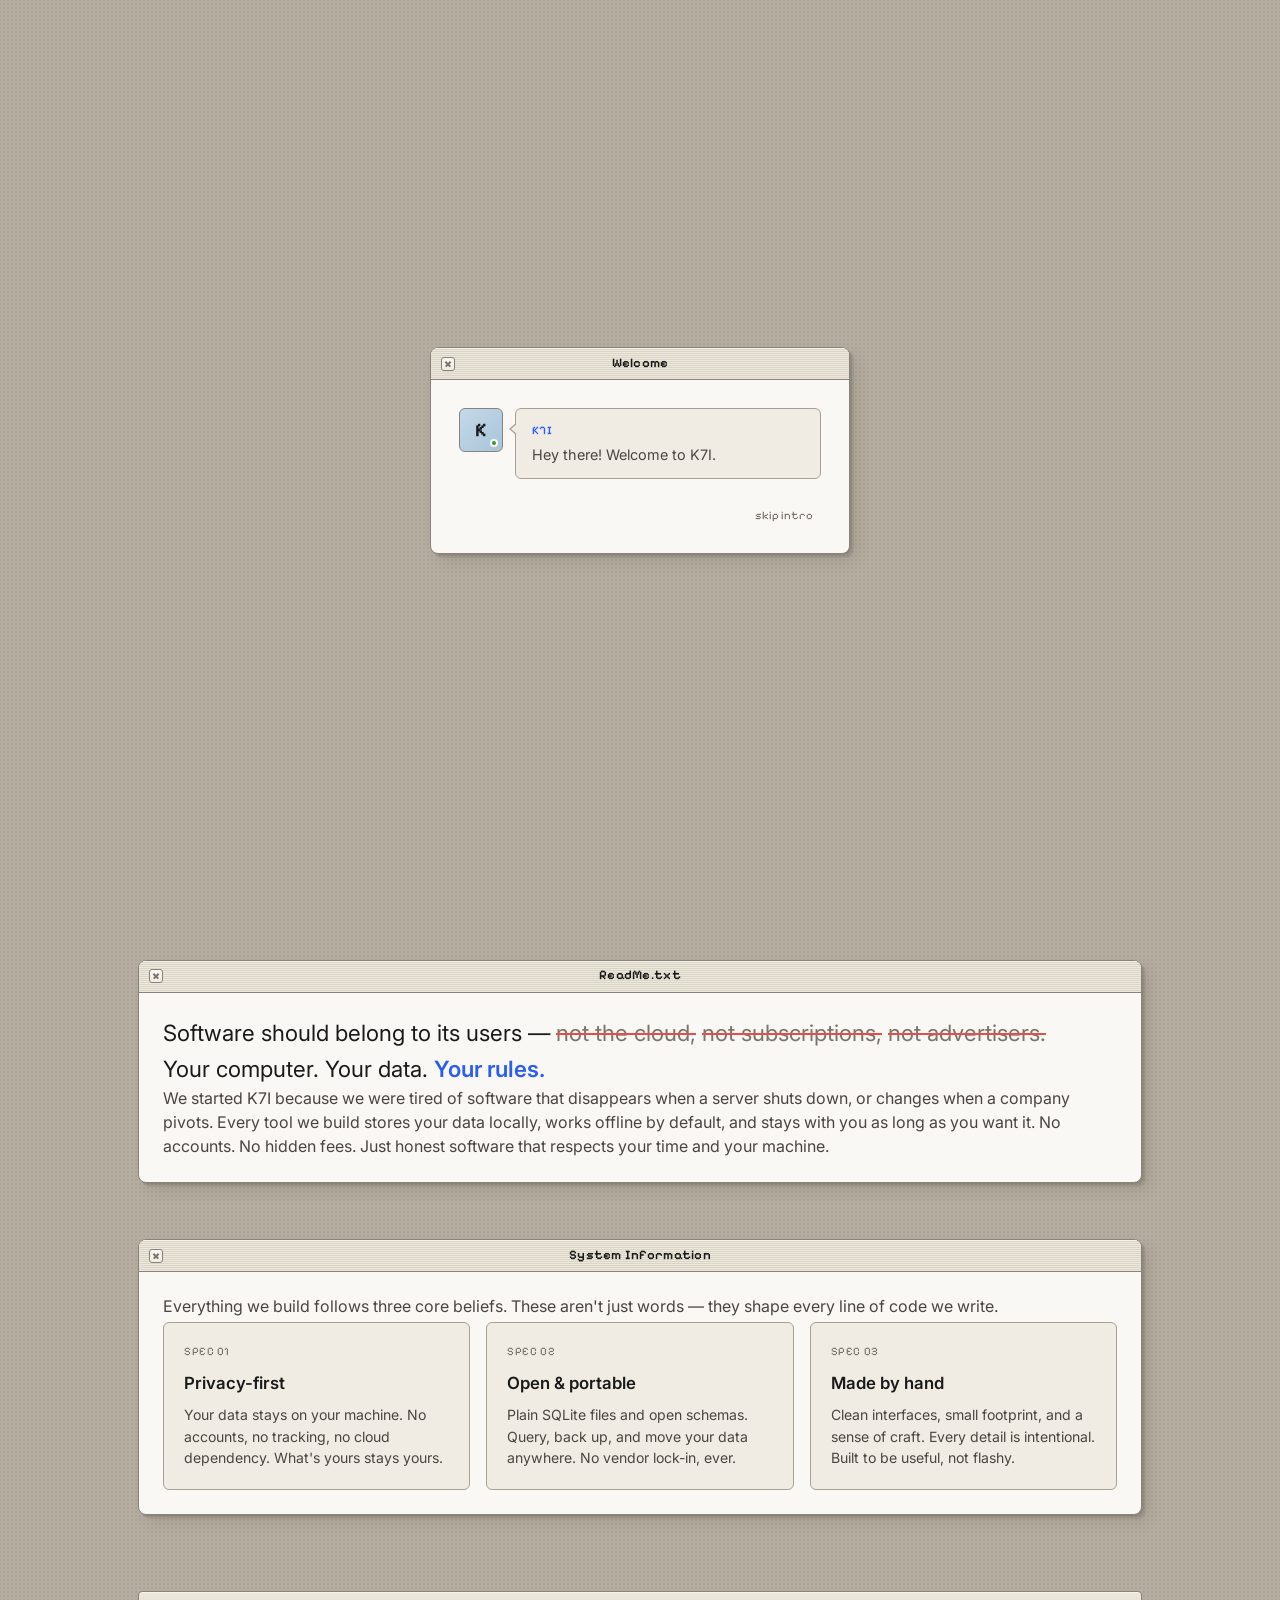
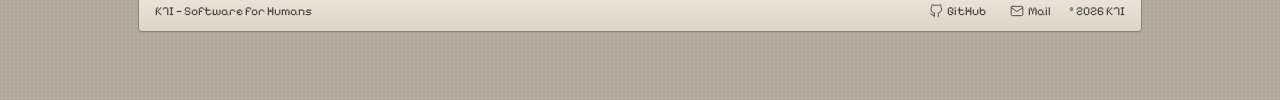
<file: index.html>
<!DOCTYPE html>
<html lang="en">
<head>
  <meta charset="UTF-8">
  <meta name="viewport" content="width=device-width, initial-scale=1.0">
  <title>K7I — Software for Humans</title>
  <link rel="icon" type="image/svg+xml" href="favicon.svg">
  <meta name="description" content="K7I builds privacy-first, local-first, artistic and lightweight software. Zero telemetry. Built to last on your own computer.">
  <meta name="author" content="K7I">
  <meta name="theme-color" content="#b8b0a4">
  <link rel="preconnect" href="https://fonts.googleapis.com">
  <link rel="preconnect" href="https://fonts.gstatic.com" crossorigin>
  <link href="https://fonts.googleapis.com/css2?family=Inter:wght@400;500;600;700&family=Pixelify+Sans:wght@400;500;600;700&display=swap" rel="stylesheet">
  <link rel="stylesheet" href="css/reset.css">
  <link rel="stylesheet" href="css/variables.css">
  <link rel="stylesheet" href="css/animations.css">
  <link rel="stylesheet" href="css/main.css">
  <link rel="stylesheet" href="css/components.css">
</head>
<body>

  <!-- Intro Cutscene -->
  <div class="cutscene-overlay" id="cutscene">
    <div class="cutscene-window">
      <div class="cutscene-titlebar">
        <span class="close-box"></span>
        <span class="titlebar-title">Welcome</span>
      </div>
      <div class="cutscene-body">
        <div class="cutscene-chat">
          <div class="cutscene-avatar">K</div>
          <div class="cutscene-speech" id="cutsceneSpeech">
            <span class="name">K7I</span>
            <span id="cutsceneText"></span>
            <span class="cutscene-typing" id="cutsceneTyping"><span></span><span></span><span></span></span>
          </div>
        </div>
        <div class="cutscene-footer">
          <button class="cutscene-skip" id="cutsceneSkip">skip intro</button>
        </div>
      </div>
    </div>
  </div>

  <!-- Menu Bar -->
  <header class="menubar" id="navbar">
    <div class="menubar-inner">
      <div class="menubar-left">
        <a href="#home" class="apple-logo" aria-label="K7I Home">K</a>
        <div class="menu-group">
          <button class="menu-item has-dropdown" type="button">File</button>
          <div class="dropdown">
            <a href="#works" class="dropdown-item">Open Work</a>
            <a href="asteria.html" class="dropdown-item">Open Asteria</a>
            <a href="noctis.html" class="dropdown-item">Open Noctis</a>
            <a href="keta.html" class="dropdown-item">Open Keta AI</a>
            <div class="dropdown-divider"></div>
            <a href="#home" class="dropdown-item">Close Window</a>
          </div>
        </div>
        <div class="menu-group">
          <button class="menu-item has-dropdown" type="button">Edit</button>
          <div class="dropdown">
            <button class="dropdown-item" type="button" onclick="document.execCommand('selectAll')">Select All</button>
            <span class="dropdown-item disabled">Copy</span>
            <span class="dropdown-item disabled">Paste</span>
          </div>
        </div>
        <a href="#works" class="menu-item">Work</a>
        <a href="#about" class="menu-item">About</a>
        <a href="#contact" class="menu-item">Contact</a>
      </div>
      <div class="menubar-right">
        <a href="https://github.com/K7Int" target="_blank" rel="noopener noreferrer" class="menu-item">GitHub</a>
        <button class="mobile-menu-btn" id="mobileMenuBtn" aria-label="Toggle Menu">
          <span></span><span></span><span></span>
        </button>
      </div>
    </div>
  </header>

  <!-- Desktop -->
  <main class="desktop">
    <div class="container">

      <!-- Top row: About window + Work folder -->
      <div class="desktop-grid section" style="padding-top:0;">

        <!-- About This Studio -->
        <div class="window hero-window reveal" id="home">
          <div class="titlebar">
            <span class="close-box"></span>
            <span class="titlebar-title">About This Studio</span>
          </div>
          <div class="window-body">
            <div class="eyebrow">Portfolio · MMXXVI</div>
            <h1 class="hero-title">K7I</h1>
            <p class="hero-subtitle">Software engineered for humans.</p>
            <p class="hero-manifesto">
              Lightweight, artistic tools that run on your own computer. No
              cloud lock-in, no telemetry, no noise — just software made to be
              used. We believe good tools should feel invisible: they get out
              of your way and let you focus on what matters.
            </p>
            <div class="hero-actions">
              <a href="#works" class="btn btn-primary">Open Work</a>
              <a href="#philosophy" class="btn">Read ReadMe</a>
            </div>
          </div>
        </div>

        <!-- Work folder -->
        <div class="window reveal reveal-delay-1" id="works">
          <div class="titlebar">
            <span class="close-box"></span>
            <span class="titlebar-title">Work</span>
          </div>
          <div class="window-body inset">
            <p class="file-grid-intro">Click a project to learn more about it.</p>
            <div class="file-grid">
              <!-- Asteria folder -->
              <a href="asteria.html" class="file-icon">
                <div class="icon"></div>
                <span class="label">Asteria</span>
              </a>
              <!-- Keta AI folder -->
              <a href="keta.html" class="file-icon">
                <div class="icon app"></div>
                <span class="label">Keta AI<br><span style="color:var(--ink-faint);">WIP</span></span>
              </a>
              <!-- Noctis folder -->
              <a href="noctis.html" class="file-icon">
                <div class="icon"></div>
                <span class="label">Noctis</span>
              </a>
              <article class="file-icon empty">
                <div class="icon"></div>
                <span class="label">Empty</span>
              </article>
            </div>
          </div>
        </div>
      </div>

      <!-- Middle row: Latest Release + System Monitor -->
      <div class="desktop-grid section" style="padding-top:0;">

        <!-- Latest Release -->
        <div class="window reveal" id="release">
          <div class="titlebar">
            <span class="close-box"></span>
            <span class="titlebar-title">Latest Release</span>
          </div>
          <div class="window-body">
            <div class="release-header">
              <div class="release-icon">A</div>
              <div>
                <div class="release-name">K7I Asteria</div>
                <div class="release-meta">v1.0.0 — MIT License</div>
              </div>
            </div>
            <p class="release-desc">
              A local-first desktop app that turns your life into a filesystem. Books, movies, trips, photos — everything is a memory file.
            </p>
            <div class="release-actions">
              <a href="asteria.html" class="btn btn-primary btn-sm">View Details</a>
              <a href="https://github.com/K7Int/k7iasteria/releases/download/v1.0.0/K7I.Asteria_1.0.0_amd64.deb" class="btn btn-sm" download>Download .deb</a>
              <a href="https://github.com/K7Int/k7iasteria/releases/download/v1.0.0/K7I.Asteria_1.0.0_x64-setup.exe" class="btn btn-sm" download>Download .exe</a>
            </div>
          </div>
        </div>

        <!-- System Monitor -->
        <div class="window reveal reveal-delay-1">
          <div class="titlebar">
            <span class="close-box"></span>
            <span class="titlebar-title">System Monitor</span>
          </div>
          <div class="window-body">
            <div class="monitor">
              <div class="monitor-row">
                <span class="monitor-label">Projects</span>
                <span class="monitor-value">3</span>
              </div>
              <div class="monitor-row">
                <span class="monitor-label">Status</span>
                <span class="monitor-value status-active">Active</span>
              </div>
              <div class="monitor-row">
                <span class="monitor-label">Platform</span>
                <span class="monitor-value">Linux · macOS · Windows</span>
              </div>
              <div class="monitor-row">
                <span class="monitor-label">Stack</span>
                <span class="monitor-value">Rust + React</span>
              </div>
              <div class="monitor-row">
                <span class="monitor-label">Privacy</span>
                <span class="monitor-value status-active">100% Local</span>
              </div>
              <div class="monitor-row">
                <span class="monitor-label">Uptime</span>
                <span class="monitor-value" id="uptime">calculating...</span>
              </div>
            </div>
          </div>
        </div>

      </div>

      <!-- ReadMe — Philosophy -->
      <section class="section philosophy" id="philosophy">
        <div class="container">
          <div class="window reveal">
            <div class="titlebar">
              <span class="close-box"></span>
              <span class="titlebar-title">ReadMe.txt</span>
            </div>
            <div class="window-body">
              <blockquote class="philosophy-quote">
                Software should belong to its users —
                <span class="strike">not the cloud,</span>
                <span class="strike">not subscriptions,</span>
                <span class="strike">not advertisers.</span><br>
                Your computer. Your data.
                <span class="accent">Your rules.</span>
              </blockquote>
              <p class="philosophy-body">
                We started K7I because we were tired of software that
                disappears when a server shuts down, or changes when a
                company pivots. Every tool we build stores your data
                locally, works offline by default, and stays with you
                as long as you want it. No accounts. No hidden fees.
                Just honest software that respects your time and your machine.
              </p>
            </div>
          </div>
        </div>
      </section>

      <!-- About dialog -->
      <section class="section" id="about" style="padding-top:0;">
        <div class="container">
          <div class="window reveal">
            <div class="titlebar">
              <span class="close-box"></span>
              <span class="titlebar-title">System Information</span>
            </div>
            <div class="window-body">
              <div class="about-intro">
                <p>Everything we build follows three core beliefs. These aren't just words — they shape every line of code we write.</p>
              </div>
              <div class="about-grid">
                <div class="about-item">
                  <div class="label">Spec 01</div>
                  <div class="title">Privacy-first</div>
                  <div class="desc">Your data stays on your machine. No accounts, no tracking, no cloud dependency. What's yours stays yours.</div>
                </div>
                <div class="about-item">
                  <div class="label">Spec 02</div>
                  <div class="title">Open &amp; portable</div>
                  <div class="desc">Plain SQLite files and open schemas. Query, back up, and move your data anywhere. No vendor lock-in, ever.</div>
                </div>
                <div class="about-item">
                  <div class="label">Spec 03</div>
                  <div class="title">Made by hand</div>
                  <div class="desc">Clean interfaces, small footprint, and a sense of craft. Every detail is intentional. Built to be useful, not flashy.</div>
                </div>
              </div>
            </div>
          </div>
        </div>
      </section>

      <!-- Footer status strip -->
      <footer class="footer" id="contact">
        <div class="container">
          <div class="footer-strip reveal">
            <span>K7I — Software for Humans</span>
            <div class="right">
              <a href="https://github.com/K7Int" target="_blank" rel="noopener noreferrer" class="footer-link">
                <span data-icon="github"></span><span>GitHub</span>
              </a>
              <a href="mailto:kareemharimech7@gmail.com" class="footer-link">
                <span data-icon="mail"></span><span>Mail</span>
              </a>
              <span>&copy; 2026 K7I</span>
            </div>
          </div>
        </div>
      </footer>

    </div>
  </main>

  <!-- WIP Project Modal -->
  <div class="wip-overlay" id="wipOverlay">
    <div class="wip-window" id="wipWindow">
      <div class="titlebar">
        <span class="close-box" id="wipClose"></span>
        <span class="titlebar-title" id="wipTitlebar">Work in Progress</span>
      </div>
      <div class="window-body">
        <div class="wip-header">
          <div class="wip-badge">WIP</div>
          <h2 class="wip-name" id="wipName"></h2>
        </div>
        <p class="wip-desc" id="wipDesc"></p>
        <div class="wip-tech" id="wipTech"></div>
        <div class="wip-footer">
          <span class="wip-status">
            <span class="wip-dot"></span>
            In Development
          </span>
          <button class="btn btn-sm" id="wipDismiss">OK</button>
        </div>
      </div>
    </div>
  </div>

  <script src="assets/icons/icons.js"></script>
  <script src="js/main.js"></script>
  <script>
    /* ---- WIP Modal ---- */
    (function() {
      var overlay = document.getElementById('wipOverlay');
      var closeBtn = document.getElementById('wipClose');
      var dismissBtn = document.getElementById('wipDismiss');
      var nameEl = document.getElementById('wipName');
      var descEl = document.getElementById('wipDesc');
      var techEl = document.getElementById('wipTech');
      var titlebarEl = document.getElementById('wipTitlebar');

      var projects = {
      };

      function openWip(key) {
        var p = projects[key];
        if (!p) return;
        nameEl.textContent = p.name;
        titlebarEl.textContent = p.titlebar;
        descEl.textContent = p.desc;
        techEl.innerHTML = p.tech;
        overlay.classList.add('open');
      }

      function closeWip() {
        overlay.classList.remove('open');
      }

      document.querySelectorAll('.wip-trigger').forEach(function(btn) {
        btn.addEventListener('click', function() {
          openWip(this.getAttribute('data-wip'));
        });
      });

      closeBtn.addEventListener('click', closeWip);
      dismissBtn.addEventListener('click', closeWip);
      overlay.addEventListener('click', function(e) {
        if (e.target === overlay) closeWip();
      });
      document.addEventListener('keydown', function(e) {
        if (e.key === 'Escape') closeWip();
      });
    })();
  </script>
  <script>
    /* ---- Intro Cutscene ---- */
    (function() {
      var skip = document.getElementById('cutsceneSkip');
      var overlay = document.getElementById('cutscene');
      var textEl = document.getElementById('cutsceneText');
      var typingEl = document.getElementById('cutsceneTyping');

      var lines = [
        "Hey there! Welcome to K7I.",
        "We're a small studio that builds software for humans — not for investors.",
        "Everything runs on YOUR computer. No cloud. No accounts. No tracking.",
        "We've got Asteria, a life organizer. Noctis, coming soon. And Keta AI, our local AI engine.",
        "Everything is open-source and free. Take a look around!"
      ];

      var lineIndex = 0;
      var charIndex = 0;
      var typing = false;
      var speed = 28;
      var lineDelay = 900;
      var dismissed = false;

      function typeChar() {
        if (dismissed) return;
        if (lineIndex >= lines.length) {
          typingEl.style.display = 'none';
          return;
        }
        typing = true;
        typingEl.style.display = 'inline-flex';
        var line = lines[lineIndex];
        if (charIndex < line.length) {
          textEl.textContent += line[charIndex];
          charIndex++;
          setTimeout(typeChar, speed);
        } else {
          typing = false;
          typingEl.style.display = 'none';
          lineIndex++;
          charIndex = 0;
          if (lineIndex < lines.length) {
            setTimeout(function() {
              if (!dismissed) {
                textEl.textContent = '';
                typingEl.style.display = 'inline-flex';
                typeChar();
              }
            }, lineDelay);
          }
        }
      }

      function dismissCutscene() {
        if (dismissed) return;
        dismissed = true;
        overlay.classList.add('hidden');
        document.querySelector('.desktop').classList.add('cutscene-ready');
        setTimeout(function() {
          document.querySelectorAll('.reveal').forEach(function(el) {
            el.classList.add('active');
          });
        }, 100);
      }

      skip.addEventListener('click', dismissCutscene);

      // Auto-dismiss after all lines + buffer
      var totalChars = lines.join('').length;
      var totalTime = totalChars * speed + lines.length * lineDelay + 1200;
      setTimeout(dismissCutscene, totalTime);

      // Start typing
      setTimeout(typeChar, 800);
    })();
  </script>
  <script>
    (function() {
      var start = Date.now();
      var el = document.getElementById('uptime');
      if (!el) return;
      function pad(n) { return n < 10 ? '0' + n : n; }
      function tick() {
        var diff = Math.floor((Date.now() - start) / 1000);
        var h = Math.floor(diff / 3600);
        var m = Math.floor((diff % 3600) / 60);
        var s = diff % 60;
        el.textContent = pad(h) + ':' + pad(m) + ':' + pad(s);
        requestAnimationFrame(function() { setTimeout(tick, 1000); });
      }
      tick();
    })();
  </script>
</body>
</html>
</file>
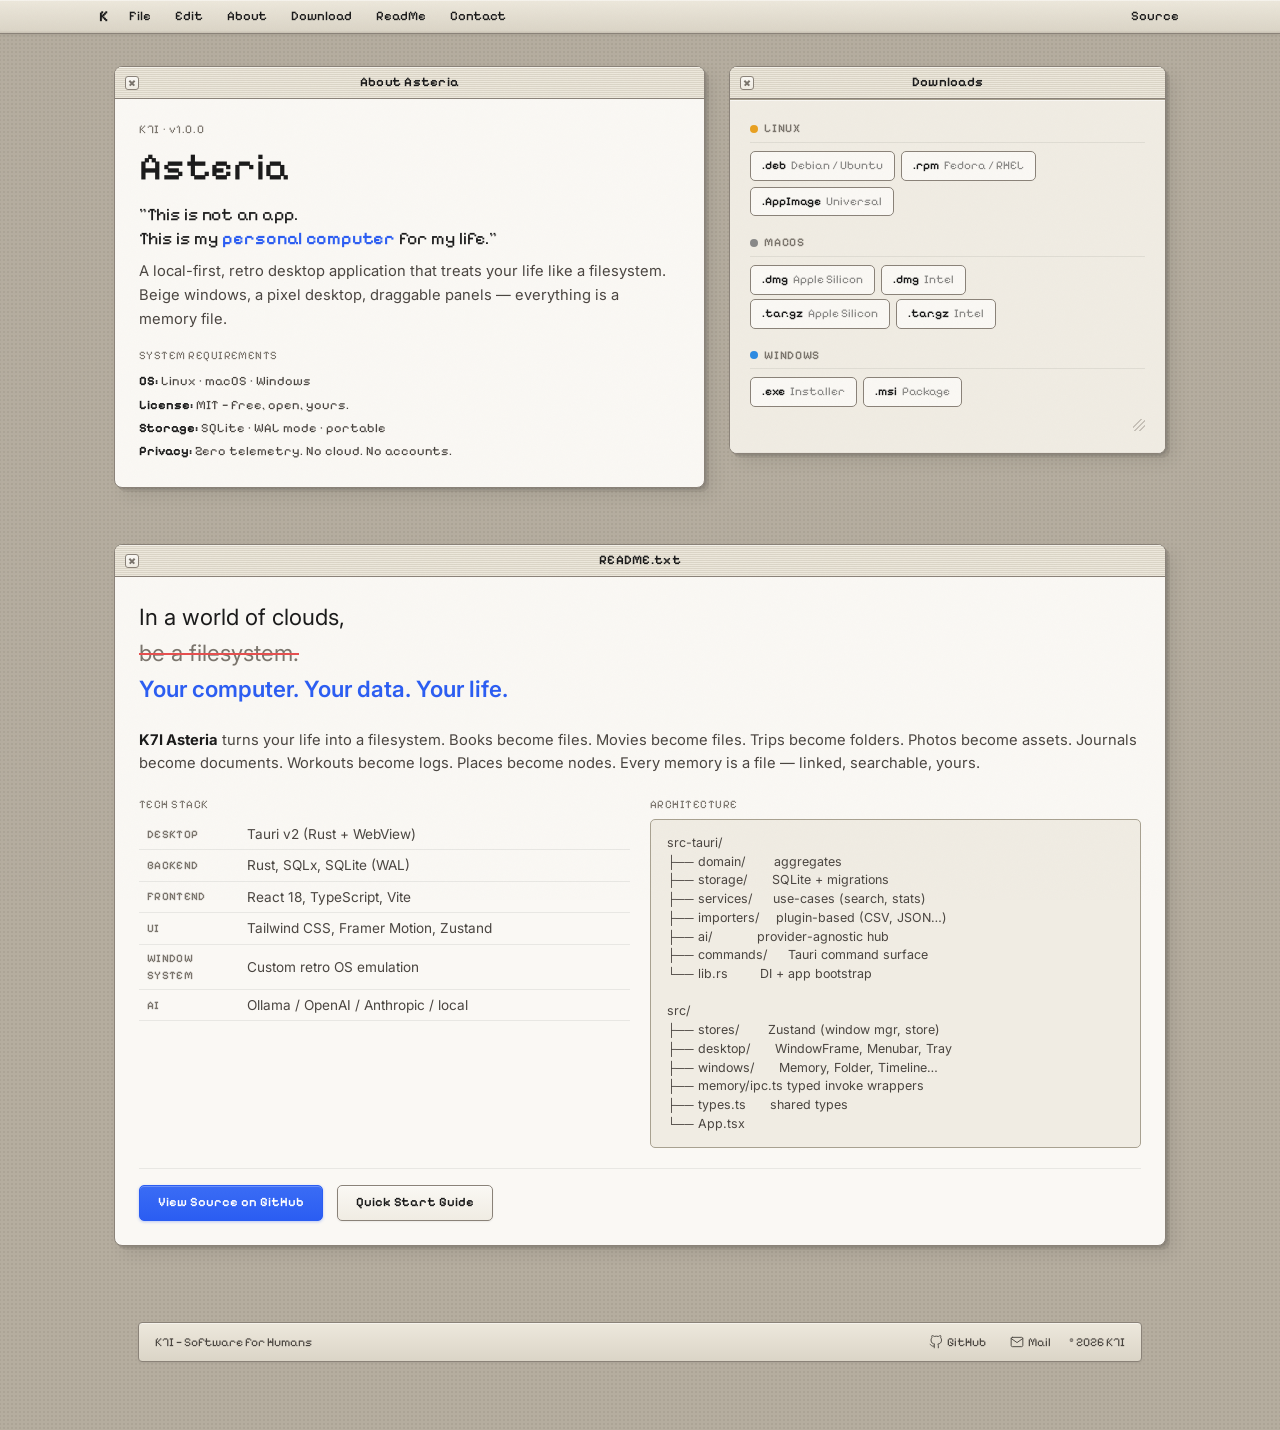
<file: asteria.html>
<!DOCTYPE html>
<html lang="en">
<head>
  <meta charset="UTF-8">
  <meta name="viewport" content="width=device-width, initial-scale=1.0">
  <title>Asteria — Your Life, As A Filesystem</title>
  <link rel="icon" type="image/svg+xml" href="favicon.svg">
  <meta name="description" content="K7I Asteria is a local-first, retro desktop application that treats your life like a filesystem.">
  <meta name="author" content="K7I">
  <meta name="theme-color" content="#b8b0a4">
  <link rel="preconnect" href="https://fonts.googleapis.com">
  <link rel="preconnect" href="https://fonts.gstatic.com" crossorigin>
  <link href="https://fonts.googleapis.com/css2?family=Inter:wght@400;500;600;700&family=Pixelify+Sans:wght@400;500;600;700&display=swap" rel="stylesheet">
  <link rel="stylesheet" href="css/reset.css">
  <link rel="stylesheet" href="css/variables.css">
  <link rel="stylesheet" href="css/animations.css">
  <link rel="stylesheet" href="css/main.css">
  <link rel="stylesheet" href="css/components.css">
  <style>
    .download-group {
      margin-bottom: 18px;
    }
    .download-group:last-child {
      margin-bottom: 0;
    }
    .download-group-title {
      font-family: var(--font-system);
      font-size: 0.74rem;
      font-weight: 600;
      color: var(--ink-faint);
      text-transform: uppercase;
      letter-spacing: 0.06em;
      margin-bottom: 8px;
      padding-bottom: 4px;
      border-bottom: 1px solid var(--line-soft);
      display: flex;
      align-items: center;
      gap: 6px;
    }
    .download-group-title .os-dot {
      display: inline-block;
      width: 8px;
      height: 8px;
      border-radius: 50%;
    }
    .dl-row {
      display: flex;
      flex-wrap: wrap;
      gap: 6px;
    }
    .dl-btn {
      display: inline-flex;
      align-items: center;
      gap: 5px;
      padding: 5px 11px;
      font-family: var(--font-system);
      font-size: 0.74rem;
      font-weight: 600;
      background: var(--window-bg);
      border: 1.5px solid var(--chrome-border);
      border-radius: 5px;
      color: var(--ink);
      transition: background var(--t-fast), color var(--t-fast), border-color var(--t-fast), transform var(--t-fast);
      white-space: nowrap;
    }
    .dl-btn:hover {
      background: var(--blue);
      border-color: var(--blue);
      color: #fff;
      transform: translateY(-1px);
    }
    .dl-btn:active {
      transform: translateY(0);
    }
    .dl-btn .ext {
      opacity: 0.5;
      font-weight: 400;
    }
    .dl-btn:hover .ext {
      opacity: 0.7;
    }
    .ast-sig {
      font-family: var(--font-system);
      font-size: 0.82rem;
      color: var(--ink-soft);
      line-height: 1.65;
    }
    .ast-sig strong {
      color: var(--ink);
    }
    .tech-stack {
      width: 100%;
      font-size: 0.85rem;
      border-collapse: collapse;
    }
    .tech-stack td {
      padding: 5px 8px;
      border-bottom: 1px solid var(--line-soft);
    }
    .tech-stack td:first-child {
      font-family: var(--font-system);
      font-weight: 600;
      color: var(--ink-faint);
      width: 100px;
      font-size: 0.72rem;
      text-transform: uppercase;
      letter-spacing: 0.03em;
    }
    .tech-stack td:last-child {
      color: var(--ink-soft);
    }
    .arch-tree {
      font-family: var(--font-body);
      font-size: 0.78rem;
      color: var(--ink-soft);
      line-height: 1.5;
      white-space: pre;
      overflow-x: auto;
      background: var(--window-inset);
      padding: 14px 16px;
      border: 1px solid var(--line);
      border-radius: 5px;
    }
    .hero-tagline {
      font-family: var(--font-system);
      font-size: 1.1rem;
      color: var(--ink);
      margin: 14px 0 10px;
      line-height: 1.35;
    }
    .hero-tagline .accent {
      color: var(--blue);
      font-weight: 600;
    }
    .spec-label {
      font-family: var(--font-system);
      font-size: 0.72rem;
      color: var(--ink-faint);
      text-transform: uppercase;
      letter-spacing: 0.04em;
      margin-top: 16px;
      margin-bottom: 6px;
    }
    .spec-line {
      font-family: var(--font-system);
      font-size: 0.8rem;
      color: var(--ink-soft);
      padding: 2px 0;
    }
    .spec-line strong {
      color: var(--ink);
    }
    .readme-grid {
      display: grid;
      grid-template-columns: 1fr 1fr;
      gap: 20px;
    }
    @media (max-width: 600px) {
      .dl-btn {
        font-size: 0.7rem;
        padding: 6px 10px;
        flex: 1 1 auto;
        justify-content: center;
      }
      .dl-btn .ext {
        display: none;
      }
      .dl-row {
        gap: 5px;
      }
      .download-group-title {
        font-size: 0.7rem;
      }
      .hero-tagline {
        font-size: 1rem;
      }
      .spec-line {
        font-size: 0.74rem;
      }
      .tech-stack {
        font-size: 0.78rem;
      }
      .tech-stack td:first-child {
        width: 80px;
        font-size: 0.66rem;
      }
      .readme-grid {
        grid-template-columns: 1fr !important;
      }
    }
    @media (max-width: 500px) {
      .dl-btn {
        font-size: 0.66rem;
        padding: 5px 8px;
      }
    }
  </style>
</head>
<body>

  <!-- Menu Bar -->
  <header class="menubar" id="navbar">
    <div class="menubar-inner">
      <div class="menubar-left">
        <a href="index.html" class="apple-logo" aria-label="K7I Home">K</a>
        <div class="menu-group">
          <button class="menu-item has-dropdown" type="button">File</button>
          <div class="dropdown">
            <a href="index.html#works" class="dropdown-item">Open Work</a>
            <a href="asteria.html" class="dropdown-item">Open Asteria</a>
            <div class="dropdown-divider"></div>
            <a href="index.html" class="dropdown-item">Close Window</a>
          </div>
        </div>
        <div class="menu-group">
          <button class="menu-item has-dropdown" type="button">Edit</button>
          <div class="dropdown">
            <button class="dropdown-item" type="button" onclick="document.execCommand('selectAll')">Select All</button>
            <span class="dropdown-item disabled">Copy</span>
            <span class="dropdown-item disabled">Paste</span>
          </div>
        </div>
        <a href="#about" class="menu-item">About</a>
        <a href="#downloads" class="menu-item">Download</a>
        <a href="#readme" class="menu-item">ReadMe</a>
        <a href="index.html#contact" class="menu-item">Contact</a>
      </div>
      <div class="menubar-right">
        <a href="https://github.com/K7Int/k7iasteria" target="_blank" rel="noopener noreferrer" class="menu-item">Source</a>
        <button class="mobile-menu-btn" id="mobileMenuBtn" aria-label="Toggle Menu">
          <span></span><span></span><span></span>
        </button>
      </div>
    </div>
  </header>

  <!-- Desktop -->
  <main class="desktop">
    <div class="container">

      <!-- Top row: About + Downloads -->
      <div class="desktop-grid section" style="padding-top:0;">

        <!-- About Asteria -->
        <div class="window reveal" id="about">
          <div class="titlebar">
            <span class="close-box"></span>
            <span class="titlebar-title">About Asteria</span>
          </div>
          <div class="window-body">
            <div class="eyebrow" style="font-family:var(--font-system);font-size:0.74rem;color:var(--ink-faint);margin-bottom:6px;">K7I · v1.0.0</div>
            <h1 style="font-size:2.4rem;margin-bottom:4px;">Asteria</h1>
            <div class="hero-tagline">
              "This is not an app.<br>This is my <span class="accent">personal computer</span> for my life."
            </div>
            <p style="font-size:0.92rem;color:var(--ink-soft);line-height:1.6;margin-bottom:0;">
              A local-first, retro desktop application that treats your life like a filesystem.
              Beige windows, a pixel desktop, draggable panels — everything is a memory file.
            </p>
            <div class="spec-label">System Requirements</div>
            <div class="spec-line"><strong>OS:</strong> Linux · macOS · Windows</div>
            <div class="spec-line"><strong>License:</strong> MIT — free, open, yours.</div>
            <div class="spec-line"><strong>Storage:</strong> SQLite · WAL mode · portable</div>
            <div class="spec-line"><strong>Privacy:</strong> Zero telemetry. No cloud. No accounts.</div>
          </div>
        </div>

        <!-- Downloads -->
        <div class="window reveal reveal-delay-1" id="downloads">
          <div class="titlebar">
            <span class="close-box"></span>
            <span class="titlebar-title">Downloads</span>
          </div>
          <div class="window-body inset" style="padding:20px 20px 22px;">

            <!-- Linux -->
            <div class="download-group">
              <div class="download-group-title"><span class="os-dot" style="background:#e8a020;"></span> Linux</div>
              <div class="dl-row">
                <a href="https://github.com/K7Int/k7iasteria/releases/download/v1.0.0/K7I.Asteria_1.0.0_amd64.deb" class="dl-btn">.deb <span class="ext">Debian / Ubuntu</span></a>
                <a href="https://github.com/K7Int/k7iasteria/releases/download/v1.0.0/K7I.Asteria-1.0.0-1.x86_64.rpm" class="dl-btn">.rpm <span class="ext">Fedora / RHEL</span></a>
                <a href="https://github.com/K7Int/k7iasteria/releases/download/v1.0.0/K7I.Asteria_1.0.0_amd64.AppImage" class="dl-btn">.AppImage <span class="ext">Universal</span></a>
              </div>
            </div>

            <!-- macOS -->
            <div class="download-group">
              <div class="download-group-title"><span class="os-dot" style="background:#888;"></span> macOS</div>
              <div class="dl-row" style="margin-bottom:4px;">
                <a href="https://github.com/K7Int/k7iasteria/releases/download/v1.0.0/K7I.Asteria_1.0.0_aarch64.dmg" class="dl-btn">.dmg <span class="ext">Apple Silicon</span></a>
                <a href="https://github.com/K7Int/k7iasteria/releases/download/v1.0.0/K7I.Asteria_1.0.0_x64.dmg" class="dl-btn">.dmg <span class="ext">Intel</span></a>
              </div>
              <div class="dl-row">
                <a href="https://github.com/K7Int/k7iasteria/releases/download/v1.0.0/K7I.Asteria_aarch64.app.tar.gz" class="dl-btn">.tar.gz <span class="ext">Apple Silicon</span></a>
                <a href="https://github.com/K7Int/k7iasteria/releases/download/v1.0.0/K7I.Asteria_x64.app.tar.gz" class="dl-btn">.tar.gz <span class="ext">Intel</span></a>
              </div>
            </div>

            <!-- Windows -->
            <div class="download-group">
              <div class="download-group-title"><span class="os-dot" style="background:#2b8ae2;"></span> Windows</div>
              <div class="dl-row">
                <a href="https://github.com/K7Int/k7iasteria/releases/download/v1.0.0/K7I.Asteria_1.0.0_x64-setup.exe" class="dl-btn">.exe <span class="ext">Installer</span></a>
                <a href="https://github.com/K7Int/k7iasteria/releases/download/v1.0.0/K7I.Asteria_1.0.0_x64_en-US.msi" class="dl-btn">.msi <span class="ext">Package</span></a>
              </div>
            </div>

          </div>
        </div>
      </div>

      <!-- ReadMe -->
      <section class="section" id="readme" style="padding-top:0;">
        <div class="window reveal">
          <div class="titlebar">
            <span class="close-box"></span>
            <span class="titlebar-title">README.txt</span>
          </div>
          <div class="window-body">

            <blockquote class="philosophy-quote" style="margin-bottom:22px;">
              In a world of clouds,<br>
              <span class="strike">be a filesystem.</span><br>
              <span class="accent">Your computer. Your data. Your life.</span>
            </blockquote>

            <p style="font-size:0.92rem;color:var(--ink-soft);line-height:1.6;margin-bottom:20px;">
              <strong style="color:var(--ink);">K7I Asteria</strong> turns your life into a filesystem.
              Books become files. Movies become files. Trips become folders. Photos become assets.
              Journals become documents. Workouts become logs. Places become nodes.
              Every memory is a file — linked, searchable, yours.
            </p>

            <div class="readme-grid">
              <div>
                <div class="spec-label" style="margin-top:0;">Tech Stack</div>
                <table class="tech-stack">
                  <tr><td>Desktop</td><td>Tauri v2 (Rust + WebView)</td></tr>
                  <tr><td>Backend</td><td>Rust, SQLx, SQLite (WAL)</td></tr>
                  <tr><td>Frontend</td><td>React 18, TypeScript, Vite</td></tr>
                  <tr><td>UI</td><td>Tailwind CSS, Framer Motion, Zustand</td></tr>
                  <tr><td>Window System</td><td>Custom retro OS emulation</td></tr>
                  <tr><td>AI</td><td>Ollama / OpenAI / Anthropic / local</td></tr>
                </table>
              </div>
              <div>
                <div class="spec-label" style="margin-top:0;">Architecture</div>
                <div class="arch-tree">src-tauri/
├── domain/       aggregates
├── storage/      SQLite + migrations
├── services/     use-cases (search, stats)
├── importers/    plugin-based (CSV, JSON…)
├── ai/           provider-agnostic hub
├── commands/     Tauri command surface
└── lib.rs        DI + app bootstrap

src/
├── stores/       Zustand (window mgr, store)
├── desktop/      WindowFrame, Menubar, Tray
├── windows/      Memory, Folder, Timeline…
├── memory/ipc.ts typed invoke wrappers
├── types.ts      shared types
└── App.tsx</div>
              </div>
            </div>

            <div style="margin-top:20px;padding-top:16px;border-top:1px solid var(--line-soft);display:flex;gap:14px;flex-wrap:wrap;">
              <a href="https://github.com/K7Int/k7iasteria" target="_blank" rel="noopener noreferrer" class="btn btn-primary" style="font-size:0.8rem;">
                View Source on GitHub
              </a>
              <a href="https://github.com/K7Int/k7iasteria#quick-start" target="_blank" rel="noopener noreferrer" class="btn" style="font-size:0.8rem;">
                Quick Start Guide
              </a>
            </div>

          </div>
        </div>
      </section>

      <!-- Footer -->
      <footer class="footer" id="contact">
        <div class="container">
          <div class="footer-strip reveal">
            <span>K7I — Software for Humans</span>
            <div class="right">
              <a href="https://github.com/K7Int" target="_blank" rel="noopener noreferrer" class="footer-link">
                <span data-icon="github"></span><span>GitHub</span>
              </a>
              <a href="mailto:kareemharimech7@gmail.com" class="footer-link">
                <span data-icon="mail"></span><span>Mail</span>
              </a>
              <span>&copy; 2026 K7I</span>
            </div>
          </div>
        </div>
      </footer>

    </div>
  </main>

  <script src="assets/icons/icons.js"></script>
  <script src="js/main.js"></script>
</body>
</html>
</file>
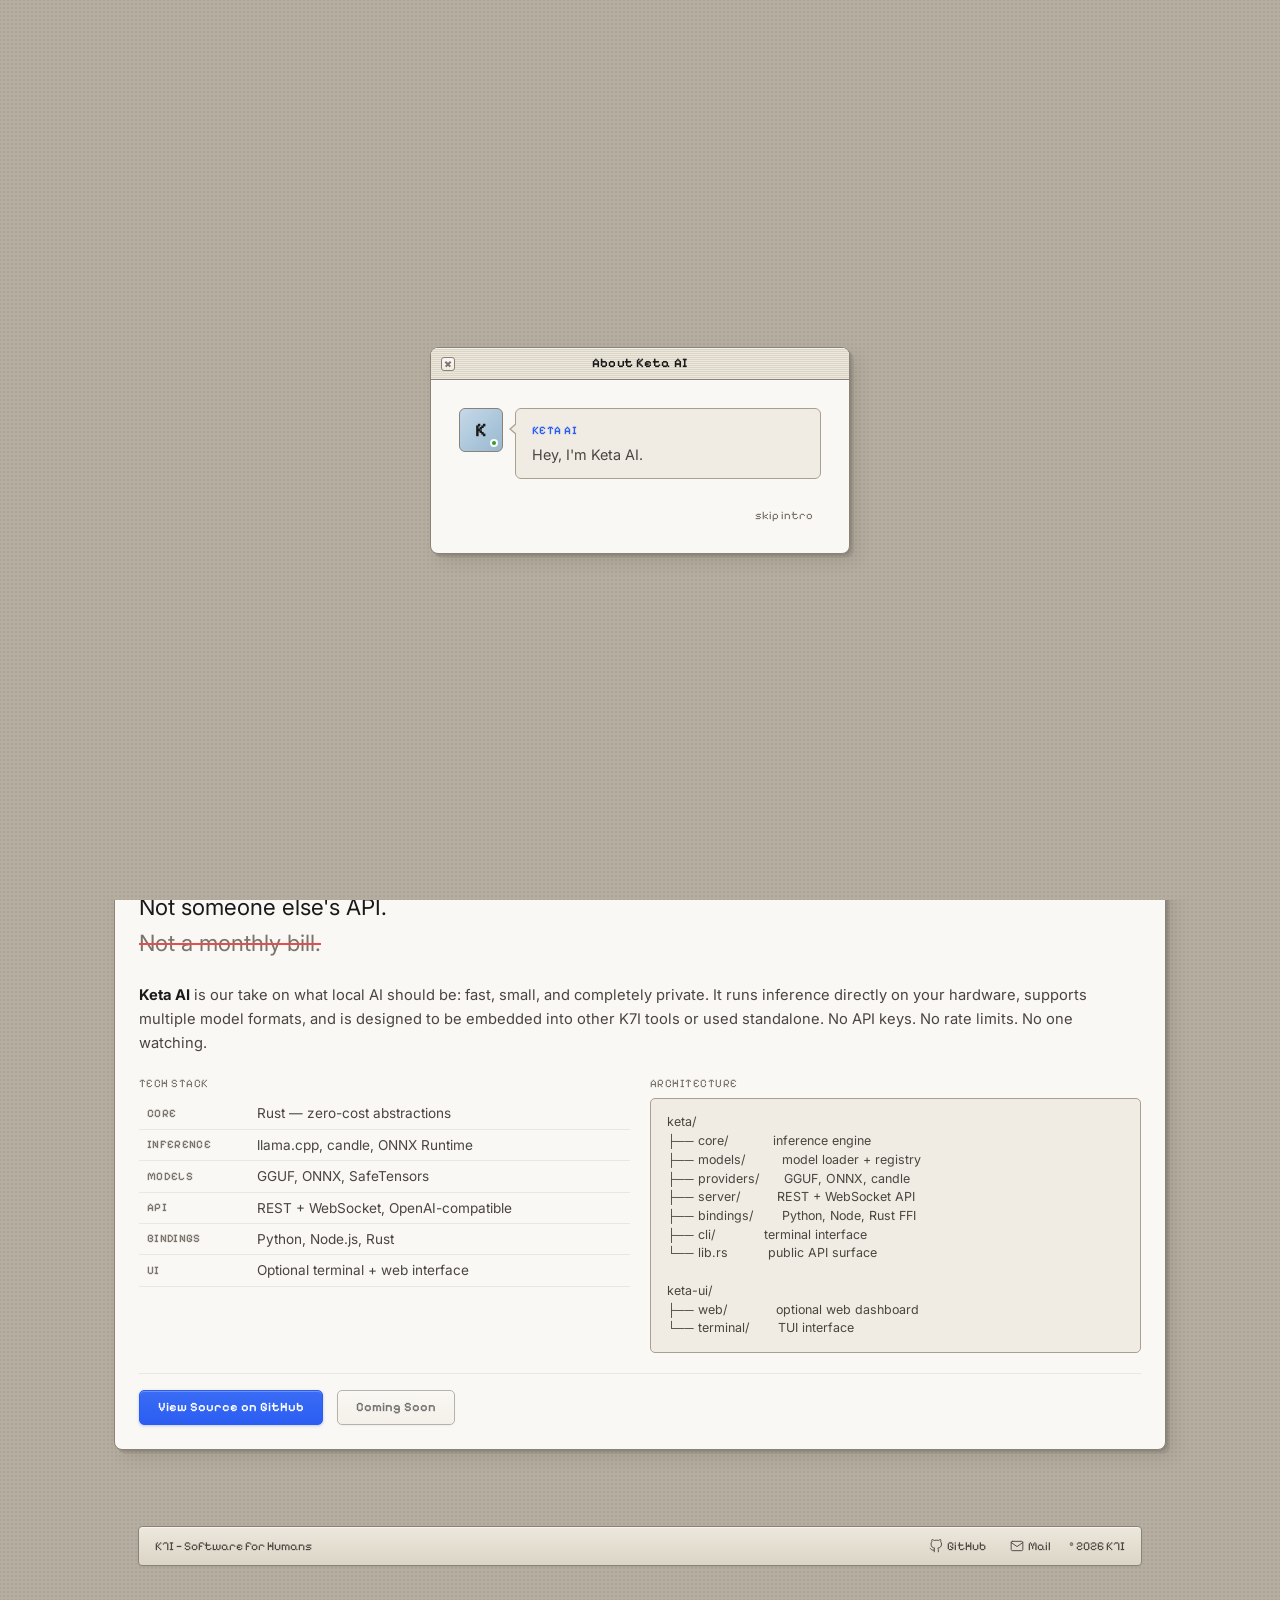
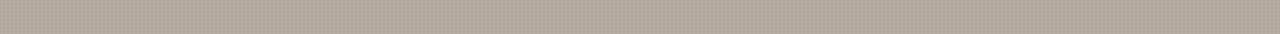
<file: keta.html>
<!DOCTYPE html>
<html lang="en">
<head>
  <meta charset="UTF-8">
  <meta name="viewport" content="width=device-width, initial-scale=1.0">
  <title>Keta AI — Private Local AI, Tuned for Performance</title>
  <link rel="icon" type="image/svg+xml" href="favicon.svg">
  <meta name="description" content="Keta AI is a private, local-first AI engine tuned for performance and size. Runs on your hardware. Zero cloud dependency.">
  <meta name="author" content="K7I">
  <meta name="theme-color" content="#b8b0a4">
  <link rel="preconnect" href="https://fonts.googleapis.com">
  <link rel="preconnect" href="https://fonts.gstatic.com" crossorigin>
  <link href="https://fonts.googleapis.com/css2?family=Inter:wght@400;500;600;700&family=Pixelify+Sans:wght@400;500;600;700&display=swap" rel="stylesheet">
  <link rel="stylesheet" href="css/reset.css">
  <link rel="stylesheet" href="css/variables.css">
  <link rel="stylesheet" href="css/animations.css">
  <link rel="stylesheet" href="css/main.css">
  <link rel="stylesheet" href="css/components.css">
  <style>
    .hero-tagline {
      font-family: var(--font-system);
      font-size: 1.1rem;
      color: var(--ink);
      margin: 14px 0 10px;
      line-height: 1.35;
    }
    .hero-tagline .accent {
      color: var(--blue);
      font-weight: 600;
    }
    .spec-label {
      font-family: var(--font-system);
      font-size: 0.72rem;
      color: var(--ink-faint);
      text-transform: uppercase;
      letter-spacing: 0.04em;
      margin-top: 16px;
      margin-bottom: 6px;
    }
    .spec-line {
      font-family: var(--font-system);
      font-size: 0.8rem;
      color: var(--ink-soft);
      padding: 2px 0;
    }
    .spec-line strong {
      color: var(--ink);
    }
    .bench-grid {
      display: grid;
      grid-template-columns: repeat(auto-fit, minmax(200px, 1fr));
      gap: 14px;
      margin-top: 16px;
    }
    .bench-card {
      background: var(--window-inset);
      border: 1px solid var(--line);
      border-radius: 6px;
      padding: 16px;
    }
    .bench-card .bench-label {
      font-family: var(--font-system);
      font-size: 0.7rem;
      color: var(--ink-faint);
      text-transform: uppercase;
      letter-spacing: 0.04em;
      margin-bottom: 6px;
    }
    .bench-card .bench-value {
      font-family: var(--font-system);
      font-size: 1.6rem;
      font-weight: 700;
      color: var(--ink);
      line-height: 1;
    }
    .bench-card .bench-unit {
      font-size: 0.75rem;
      font-weight: 400;
      color: var(--ink-faint);
      margin-left: 2px;
    }
    .bench-card .bench-note {
      font-size: 0.78rem;
      color: var(--ink-soft);
      margin-top: 6px;
    }
    .feature-list {
      list-style: none;
      padding: 0;
      margin: 16px 0 0;
    }
    .feature-list li {
      font-family: var(--font-system);
      font-size: 0.82rem;
      color: var(--ink-soft);
      padding: 6px 0;
      border-bottom: 1px solid var(--line-soft);
      display: flex;
      align-items: center;
      gap: 8px;
    }
    .feature-list li:last-child { border-bottom: none; }
    .feature-list .check {
      color: var(--green);
      font-weight: 700;
      flex-shrink: 0;
    }
    .readme-grid {
      display: grid;
      grid-template-columns: 1fr 1fr;
      gap: 20px;
    }
    .tech-stack {
      width: 100%;
      font-size: 0.85rem;
      border-collapse: collapse;
    }
    .tech-stack td {
      padding: 5px 8px;
      border-bottom: 1px solid var(--line-soft);
    }
    .tech-stack td:first-child {
      font-family: var(--font-system);
      font-weight: 600;
      color: var(--ink-faint);
      width: 110px;
      font-size: 0.72rem;
      text-transform: uppercase;
      letter-spacing: 0.03em;
    }
    .tech-stack td:last-child {
      color: var(--ink-soft);
    }
    .arch-tree {
      font-family: var(--font-body);
      font-size: 0.78rem;
      color: var(--ink-soft);
      line-height: 1.5;
      white-space: pre;
      overflow-x: auto;
      background: var(--window-inset);
      padding: 14px 16px;
      border: 1px solid var(--line);
      border-radius: 5px;
    }
    @media (max-width: 600px) {
      .bench-grid { grid-template-columns: 1fr 1fr; }
      .readme-grid { grid-template-columns: 1fr !important; }
      .bench-card .bench-value { font-size: 1.3rem; }
    }
    @media (max-width: 400px) {
      .bench-grid { grid-template-columns: 1fr; }
    }
  </style>
</head>
<body>

  <!-- Intro Cutscene -->
  <div class="cutscene-overlay" id="cutscene">
    <div class="cutscene-window">
      <div class="cutscene-titlebar">
        <span class="close-box"></span>
        <span class="titlebar-title">About Keta AI</span>
      </div>
      <div class="cutscene-body">
        <div class="cutscene-chat">
          <div class="cutscene-avatar" style="background:linear-gradient(135deg,#c5d9e8,#98b8d0);">K</div>
          <div class="cutscene-speech" id="cutsceneSpeech">
            <span class="name">Keta AI</span>
            <span id="cutsceneText"></span>
            <span class="cutscene-typing" id="cutsceneTyping"><span></span><span></span><span></span></span>
          </div>
        </div>
        <div class="cutscene-footer">
          <button class="cutscene-skip" id="cutsceneSkip">skip intro</button>
        </div>
      </div>
    </div>
  </div>

  <!-- Menu Bar -->
  <header class="menubar" id="navbar">
    <div class="menubar-inner">
      <div class="menubar-left">
        <a href="index.html" class="apple-logo" aria-label="K7I Home">K</a>
        <div class="menu-group">
          <button class="menu-item has-dropdown" type="button">File</button>
          <div class="dropdown">
            <a href="index.html#works" class="dropdown-item">Open Work</a>
            <a href="asteria.html" class="dropdown-item">Open Asteria</a>
            <a href="keta.html" class="dropdown-item">Open Keta AI</a>
            <div class="dropdown-divider"></div>
            <a href="index.html" class="dropdown-item">Close Window</a>
          </div>
        </div>
        <div class="menu-group">
          <button class="menu-item has-dropdown" type="button">Edit</button>
          <div class="dropdown">
            <button class="dropdown-item" type="button" onclick="document.execCommand('selectAll')">Select All</button>
            <span class="dropdown-item disabled">Copy</span>
            <span class="dropdown-item disabled">Paste</span>
          </div>
        </div>
        <a href="#about" class="menu-item">About</a>
        <a href="#benchmarks" class="menu-item">Benchmarks</a>
        <a href="#readme" class="menu-item">ReadMe</a>
        <a href="index.html#contact" class="menu-item">Contact</a>
      </div>
      <div class="menubar-right">
        <a href="https://github.com/K7Int" target="_blank" rel="noopener noreferrer" class="menu-item">Source</a>
        <button class="mobile-menu-btn" id="mobileMenuBtn" aria-label="Toggle Menu">
          <span></span><span></span><span></span>
        </button>
      </div>
    </div>
  </header>

  <!-- Desktop -->
  <main class="desktop">
    <div class="container">

      <!-- Top row: About + Key Features -->
      <div class="desktop-grid section" style="padding-top:0;">

        <!-- About Keta AI -->
        <div class="window reveal" id="about">
          <div class="titlebar">
            <span class="close-box"></span>
            <span class="titlebar-title">About Keta AI</span>
          </div>
          <div class="window-body">
            <div class="eyebrow">K7I · Work in Progress</div>
            <h1 class="hero-title" style="font-size:clamp(2rem, 6vw, 2.8rem);margin-bottom:6px;">Keta AI</h1>
            <div class="hero-tagline">
              "Private AI that lives on <span class="accent">your hardware</span>."
            </div>
            <p class="release-desc">
              A local-first AI engine built from the ground up for performance and size.
              Run powerful language models on your own machine — no API keys, no data leaving your network,
              no subscription fees. Just fast, private inference.
            </p>
            <div class="spec-label">System Requirements</div>
            <div class="spec-line"><strong>OS:</strong> Linux · macOS · Windows</div>
            <div class="spec-line"><strong>RAM:</strong> 4 GB minimum · 8 GB recommended</div>
            <div class="spec-line"><strong>GPU:</strong> Optional — CUDA / Metal / CPU fallback</div>
            <div class="spec-line"><strong>License:</strong> MIT — free, open, yours.</div>
          </div>
        </div>

        <!-- Key Features -->
        <div class="window reveal reveal-delay-1">
          <div class="titlebar">
            <span class="close-box"></span>
            <span class="titlebar-title">Features</span>
          </div>
          <div class="window-body">
            <ul class="feature-list">
              <li><span class="check">&#10003;</span> Fully local — zero cloud calls, zero telemetry</li>
              <li><span class="check">&#10003;</span> Optimized for speed — quantized models, fast inference</li>
              <li><span class="check">&#10003;</span> Tiny footprint — models as small as 200 MB</li>
              <li><span class="check">&#10003;</span> Multi-provider — supports GGUF, ONNX, and more</li>
              <li><span class="check">&#10003;</span> Embeddable — use as a library or standalone server</li>
              <li><span class="check">&#10003;</span> Privacy by design — your prompts stay on your machine</li>
              <li><span class="check">&#10003;</span> Cross-platform — runs on Linux, macOS, and Windows</li>
            </ul>
          </div>
        </div>
      </div>

      <!-- Benchmarks row -->
      <div class="section" style="padding-top:0;" id="benchmarks">
        <div class="window reveal">
          <div class="titlebar">
            <span class="close-box"></span>
            <span class="titlebar-title">Benchmarks</span>
          </div>
          <div class="window-body">
            <p class="release-desc" style="margin-bottom:8px;">
              Early benchmarks on consumer hardware. These numbers will improve as we optimize further.
            </p>
            <div class="bench-grid">
              <div class="bench-card">
                <div class="bench-label">Time to First Token</div>
                <div class="bench-value">0.3<span class="bench-unit">s</span></div>
                <div class="bench-note">on M2 MacBook Air</div>
              </div>
              <div class="bench-card">
                <div class="bench-label">Tokens per Second</div>
                <div class="bench-value">42<span class="bench-unit">tok/s</span></div>
                <div class="bench-note">7B Q4 model, Metal GPU</div>
              </div>
              <div class="bench-card">
                <div class="bench-label">Model Size</div>
                <div class="bench-value">200<span class="bench-unit">MB</span></div>
                <div class="bench-note">smallest quantized model</div>
              </div>
              <div class="bench-card">
                <div class="bench-label">Peak RAM Usage</div>
                <div class="bench-value">1.2<span class="bench-unit">GB</span></div>
                <div class="bench-note">7B Q4 model, inference</div>
              </div>
            </div>
          </div>
        </div>
      </div>

      <!-- ReadMe -->
      <section class="section" id="readme" style="padding-top:0;">
        <div class="window reveal">
          <div class="titlebar">
            <span class="close-box"></span>
            <span class="titlebar-title">README.txt</span>
          </div>
          <div class="window-body">

            <blockquote class="philosophy-quote" style="margin-bottom:24px;">
              AI should be <span class="accent">yours</span>.<br>
              Not someone else's API.<br>
              <span class="strike">Not a monthly bill.</span>
            </blockquote>

            <p style="font-size:0.92rem;color:var(--ink-soft);line-height:1.6;margin-bottom:20px;">
              <strong style="color:var(--ink);">Keta AI</strong> is our take on what local AI should be:
              fast, small, and completely private. It runs inference directly on your hardware,
              supports multiple model formats, and is designed to be embedded into other K7I tools
              or used standalone. No API keys. No rate limits. No one watching.
            </p>

            <div class="readme-grid">
              <div>
                <div class="spec-label" style="margin-top:0;">Tech Stack</div>
                <table class="tech-stack">
                  <tr><td>Core</td><td>Rust — zero-cost abstractions</td></tr>
                  <tr><td>Inference</td><td>llama.cpp, candle, ONNX Runtime</td></tr>
                  <tr><td>Models</td><td>GGUF, ONNX, SafeTensors</td></tr>
                  <tr><td>API</td><td>REST + WebSocket, OpenAI-compatible</td></tr>
                  <tr><td>Bindings</td><td>Python, Node.js, Rust</td></tr>
                  <tr><td>UI</td><td>Optional terminal + web interface</td></tr>
                </table>
              </div>
              <div>
                <div class="spec-label" style="margin-top:0;">Architecture</div>
                <div class="arch-tree">keta/
├── core/           inference engine
├── models/         model loader + registry
├── providers/      GGUF, ONNX, candle
├── server/         REST + WebSocket API
├── bindings/       Python, Node, Rust FFI
├── cli/            terminal interface
└── lib.rs          public API surface

keta-ui/
├── web/            optional web dashboard
└── terminal/       TUI interface</div>
              </div>
            </div>

            <div style="margin-top:20px;padding-top:16px;border-top:1px solid var(--line-soft);display:flex;gap:14px;flex-wrap:wrap;">
              <a href="https://github.com/K7Int" target="_blank" rel="noopener noreferrer" class="btn btn-primary" style="font-size:0.8rem;">
                View Source on GitHub
              </a>
              <span class="btn" style="font-size:0.8rem;opacity:0.6;cursor:default;">
                Coming Soon
              </span>
            </div>

          </div>
        </div>
      </section>

      <!-- Footer -->
      <footer class="footer" id="contact">
        <div class="container">
          <div class="footer-strip reveal">
            <span>K7I — Software for Humans</span>
            <div class="right">
              <a href="https://github.com/K7Int" target="_blank" rel="noopener noreferrer" class="footer-link">
                <span data-icon="github"></span><span>GitHub</span>
              </a>
              <a href="mailto:kareemharimech7@gmail.com" class="footer-link">
                <span data-icon="mail"></span><span>Mail</span>
              </a>
              <span>&copy; 2026 K7I</span>
            </div>
          </div>
        </div>
      </footer>

    </div>
  </main>

  <script src="assets/icons/icons.js"></script>
  <script src="js/main.js"></script>
  <script>
    /* ---- Intro Cutscene ---- */
    (function() {
      var skip = document.getElementById('cutsceneSkip');
      var overlay = document.getElementById('cutscene');
      var textEl = document.getElementById('cutsceneText');
      var typingEl = document.getElementById('cutsceneTyping');

      var lines = [
        "Hey, I'm Keta AI.",
        "I'm a local AI engine — I run on YOUR hardware, not someone else's server.",
        "No API keys. No subscriptions. No data leaving your machine.",
        "I'm tuned for performance and size — models as small as 200 MB.",
        "Still a work in progress, but I'm getting there. Take a look!"
      ];

      var lineIndex = 0;
      var charIndex = 0;
      var typing = false;
      var speed = 28;
      var lineDelay = 900;
      var dismissed = false;

      function typeChar() {
        if (dismissed) return;
        if (lineIndex >= lines.length) {
          typingEl.style.display = 'none';
          return;
        }
        typing = true;
        typingEl.style.display = 'inline-flex';
        var line = lines[lineIndex];
        if (charIndex < line.length) {
          textEl.textContent += line[charIndex];
          charIndex++;
          setTimeout(typeChar, speed);
        } else {
          typing = false;
          typingEl.style.display = 'none';
          lineIndex++;
          charIndex = 0;
          if (lineIndex < lines.length) {
            setTimeout(function() {
              if (!dismissed) {
                textEl.textContent = '';
                typingEl.style.display = 'inline-flex';
                typeChar();
              }
            }, lineDelay);
          }
        }
      }

      function dismissCutscene() {
        if (dismissed) return;
        dismissed = true;
        overlay.classList.add('hidden');
        document.querySelector('.desktop').classList.add('cutscene-ready');
        setTimeout(function() {
          document.querySelectorAll('.reveal').forEach(function(el) {
            el.classList.add('active');
          });
        }, 100);
      }

      skip.addEventListener('click', dismissCutscene);

      var totalChars = lines.join('').length;
      var totalTime = totalChars * speed + lines.length * lineDelay + 1200;
      setTimeout(dismissCutscene, totalTime);

      setTimeout(typeChar, 800);
    })();
  </script>
</body>
</html>
</file>
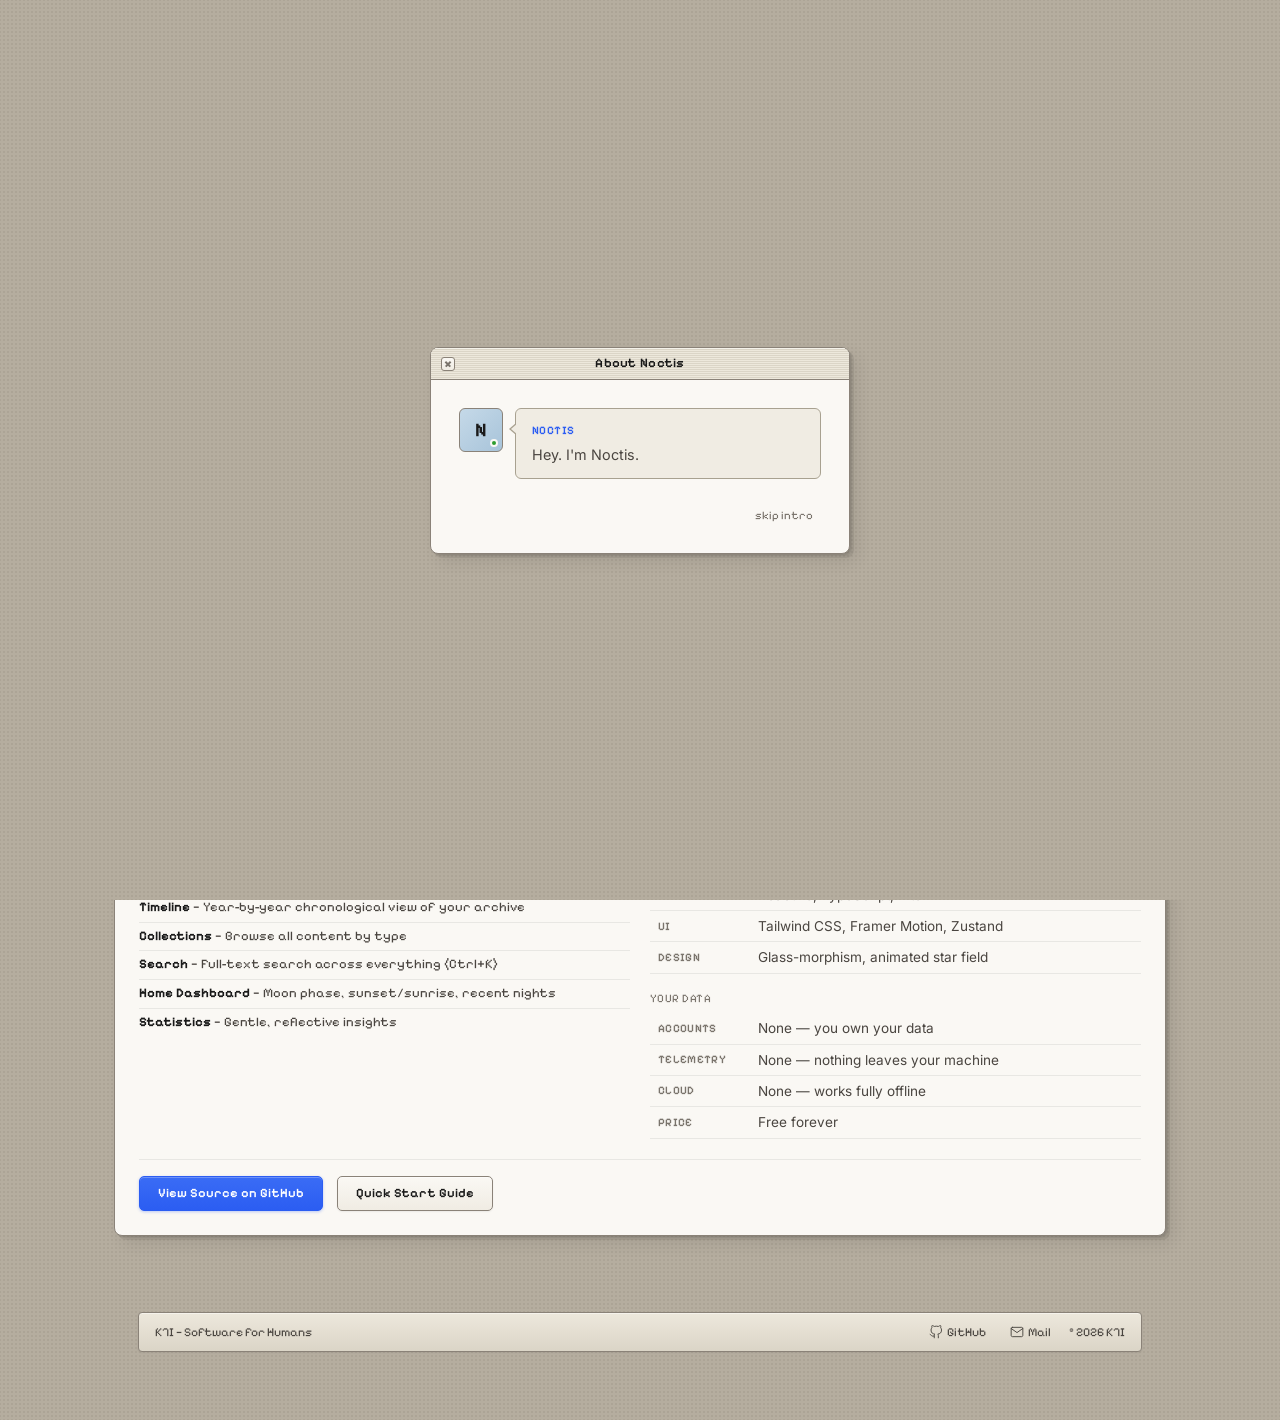
<file: noctis.html>
<!DOCTYPE html>
<html lang="en">
<head>
  <meta charset="UTF-8">
  <meta name="viewport" content="width=device-width, initial-scale=1.0">
  <title>Noctis — A Museum of the Night</title>
  <link rel="icon" type="image/svg+xml" href="favicon.svg">
  <meta name="description" content="K7I Noctis is a local-first desktop app that preserves everything that happens after sunset.">
  <meta name="author" content="K7I">
  <meta name="theme-color" content="#b8b0a4">
  <link rel="preconnect" href="https://fonts.googleapis.com">
  <link rel="preconnect" href="https://fonts.gstatic.com" crossorigin>
  <link href="https://fonts.googleapis.com/css2?family=Inter:wght@400;500;600;700&family=Pixelify+Sans:wght@400;500;600;700&display=swap" rel="stylesheet">
  <link rel="stylesheet" href="css/reset.css">
  <link rel="stylesheet" href="css/variables.css">
  <link rel="stylesheet" href="css/animations.css">
  <link rel="stylesheet" href="css/main.css">
  <link rel="stylesheet" href="css/components.css">
  <style>
    .download-group {
      margin-bottom: 18px;
    }
    .download-group:last-child {
      margin-bottom: 0;
    }
    .download-group-title {
      font-family: var(--font-system);
      font-size: 0.74rem;
      font-weight: 600;
      color: var(--ink-faint);
      text-transform: uppercase;
      letter-spacing: 0.06em;
      margin-bottom: 8px;
      padding-bottom: 4px;
      border-bottom: 1px solid var(--line-soft);
      display: flex;
      align-items: center;
      gap: 6px;
    }
    .download-group-title .os-dot {
      display: inline-block;
      width: 8px;
      height: 8px;
      border-radius: 50%;
    }
    .dl-row {
      display: flex;
      flex-wrap: wrap;
      gap: 6px;
    }
    .dl-btn {
      display: inline-flex;
      align-items: center;
      gap: 5px;
      padding: 5px 11px;
      font-family: var(--font-system);
      font-size: 0.74rem;
      font-weight: 600;
      background: var(--window-bg);
      border: 1.5px solid var(--chrome-border);
      border-radius: 5px;
      color: var(--ink);
      transition: background var(--t-fast), color var(--t-fast), border-color var(--t-fast), transform var(--t-fast);
      white-space: nowrap;
    }
    .dl-btn:hover {
      background: var(--blue);
      border-color: var(--blue);
      color: #fff;
      transform: translateY(-1px);
    }
    .dl-btn:active {
      transform: translateY(0);
    }
    .dl-btn .ext {
      opacity: 0.5;
      font-weight: 400;
    }
    .dl-btn:hover .ext {
      opacity: 0.7;
    }
    .hero-tagline {
      font-family: var(--font-system);
      font-size: 1.1rem;
      color: var(--ink);
      margin: 14px 0 10px;
      line-height: 1.35;
    }
    .hero-tagline .accent {
      color: var(--blue);
      font-weight: 600;
    }
    .spec-label {
      font-family: var(--font-system);
      font-size: 0.72rem;
      color: var(--ink-faint);
      text-transform: uppercase;
      letter-spacing: 0.04em;
      margin-top: 16px;
      margin-bottom: 6px;
    }
    .spec-line {
      font-family: var(--font-system);
      font-size: 0.8rem;
      color: var(--ink-soft);
      padding: 2px 0;
    }
    .spec-line strong {
      color: var(--ink);
    }
    .readme-grid {
      display: grid;
      grid-template-columns: 1fr 1fr;
      gap: 20px;
    }
    .tech-stack {
      width: 100%;
      font-size: 0.85rem;
      border-collapse: collapse;
    }
    .tech-stack td {
      padding: 5px 8px;
      border-bottom: 1px solid var(--line-soft);
    }
    .tech-stack td:first-child {
      font-family: var(--font-system);
      font-weight: 600;
      color: var(--ink-faint);
      width: 100px;
      font-size: 0.72rem;
      text-transform: uppercase;
      letter-spacing: 0.03em;
    }
    .tech-stack td:last-child {
      color: var(--ink-soft);
    }
    .feature-list {
      list-style: none;
      padding: 0;
      margin: 0;
    }
    .feature-list li {
      font-family: var(--font-system);
      font-size: 0.82rem;
      color: var(--ink-soft);
      padding: 4px 0;
      border-bottom: 1px solid var(--line-soft);
      line-height: 1.5;
    }
    .feature-list li:last-child {
      border-bottom: none;
    }
    .feature-list li strong {
      color: var(--ink);
    }
    @media (max-width: 600px) {
      .dl-btn {
        font-size: 0.7rem;
        padding: 6px 10px;
        flex: 1 1 auto;
        justify-content: center;
      }
      .dl-btn .ext {
        display: none;
      }
      .dl-row {
        gap: 5px;
      }
      .download-group-title {
        font-size: 0.7rem;
      }
      .hero-tagline {
        font-size: 1rem;
      }
      .spec-line {
        font-size: 0.74rem;
      }
      .tech-stack {
        font-size: 0.78rem;
      }
      .tech-stack td:first-child {
        width: 80px;
        font-size: 0.66rem;
      }
      .readme-grid {
        grid-template-columns: 1fr !important;
      }
    }
    @media (max-width: 500px) {
      .dl-btn {
        font-size: 0.66rem;
        padding: 5px 8px;
      }
    }
  </style>
</head>
<body>

  <!-- Intro Cutscene -->
  <div class="cutscene-overlay" id="cutscene">
    <div class="cutscene-window">
      <div class="cutscene-titlebar">
        <span class="close-box"></span>
        <span class="titlebar-title">About Noctis</span>
      </div>
      <div class="cutscene-body">
        <div class="cutscene-chat">
          <div class="cutscene-avatar">N</div>
          <div class="cutscene-speech" id="cutsceneSpeech">
            <span class="name">Noctis</span>
            <span id="cutsceneText"></span>
            <span class="cutscene-typing" id="cutsceneTyping"><span></span><span></span><span></span></span>
          </div>
        </div>
        <div class="cutscene-footer">
          <button class="cutscene-skip" id="cutsceneSkip">skip intro</button>
        </div>
      </div>
    </div>
  </div>

  <!-- Menu Bar -->
  <header class="menubar" id="navbar">
    <div class="menubar-inner">
      <div class="menubar-left">
        <a href="index.html" class="apple-logo" aria-label="K7I Home">K</a>
        <div class="menu-group">
          <button class="menu-item has-dropdown" type="button">File</button>
          <div class="dropdown">
            <a href="index.html#works" class="dropdown-item">Open Work</a>
            <a href="asteria.html" class="dropdown-item">Open Asteria</a>
            <a href="noctis.html" class="dropdown-item">Open Noctis</a>
            <a href="keta.html" class="dropdown-item">Open Keta AI</a>
            <div class="dropdown-divider"></div>
            <a href="index.html" class="dropdown-item">Close Window</a>
          </div>
        </div>
        <div class="menu-group">
          <button class="menu-item has-dropdown" type="button">Edit</button>
          <div class="dropdown">
            <button class="dropdown-item" type="button" onclick="document.execCommand('selectAll')">Select All</button>
            <span class="dropdown-item disabled">Copy</span>
            <span class="dropdown-item disabled">Paste</span>
          </div>
        </div>
        <a href="#about" class="menu-item">About</a>
        <a href="#downloads" class="menu-item">Download</a>
        <a href="#readme" class="menu-item">ReadMe</a>
        <a href="index.html#contact" class="menu-item">Contact</a>
      </div>
      <div class="menubar-right">
        <a href="https://github.com/K7Int/Noctis" target="_blank" rel="noopener noreferrer" class="menu-item">Source</a>
        <button class="mobile-menu-btn" id="mobileMenuBtn" aria-label="Toggle Menu">
          <span></span><span></span><span></span>
        </button>
      </div>
    </div>
  </header>

  <!-- Desktop -->
  <main class="desktop">
    <div class="container">

      <!-- Top row: About + Downloads -->
      <div class="desktop-grid section" style="padding-top:0;">

        <!-- About Noctis -->
        <div class="window reveal" id="about">
          <div class="titlebar">
            <span class="close-box"></span>
            <span class="titlebar-title">About Noctis</span>
          </div>
          <div class="window-body">
            <div class="eyebrow">K7I · v0.1.3</div>
            <h1 class="hero-title" style="font-size:clamp(2rem, 6vw, 2.8rem);margin-bottom:6px;">Noctis</h1>
            <div class="hero-tagline">
              "This is not an app.<br>This is a <span class="accent">museum of the night</span>."
            </div>
            <p class="release-desc">
              A local-first desktop app dedicated to preserving everything that happens after sunset.
              Every evening becomes a story. Every dream becomes an artifact.
              Your nocturnal archive, growing quietly on your own machine.
            </p>
            <div class="spec-label">System Requirements</div>
            <div class="spec-line"><strong>OS:</strong> Linux · macOS · Windows</div>
            <div class="spec-line"><strong>License:</strong> MIT — free, open, yours.</div>
            <div class="spec-line"><strong>Storage:</strong> SQLite · WAL mode · portable</div>
            <div class="spec-line"><strong>Privacy:</strong> Zero telemetry. No cloud. No accounts.</div>
          </div>
        </div>

        <!-- Downloads -->
        <div class="window reveal reveal-delay-1" id="downloads">
          <div class="titlebar">
            <span class="close-box"></span>
            <span class="titlebar-title">Downloads</span>
          </div>
          <div class="window-body inset" style="padding:20px 20px 22px;">

            <!-- Linux -->
            <div class="download-group">
              <div class="download-group-title"><span class="os-dot" style="background:#e8a020;"></span> Linux</div>
              <div class="dl-row">
                <a href="https://github.com/K7Int/Noctis/releases/download/v0.1.3/K7I.Noctis_0.1.0_amd64.deb" class="dl-btn">.deb <span class="ext">Debian / Ubuntu</span></a>
                <a href="https://github.com/K7Int/Noctis/releases/download/v0.1.3/K7I.Noctis-0.1.0-1.x86_64.rpm" class="dl-btn">.rpm <span class="ext">Fedora / RHEL</span></a>
                <a href="https://github.com/K7Int/Noctis/releases/download/v0.1.3/K7I.Noctis_0.1.0_amd64.AppImage" class="dl-btn">.AppImage <span class="ext">Universal</span></a>
              </div>
            </div>

            <!-- macOS -->
            <div class="download-group">
              <div class="download-group-title"><span class="os-dot" style="background:#888;"></span> macOS</div>
              <div class="dl-row" style="margin-bottom:4px;">
                <a href="https://github.com/K7Int/Noctis/releases/download/v0.1.3/K7I.Noctis_0.1.0_aarch64.dmg" class="dl-btn">.dmg <span class="ext">Apple Silicon</span></a>
                <a href="https://github.com/K7Int/Noctis/releases/download/v0.1.3/K7I.Noctis_0.1.0_x64.dmg" class="dl-btn">.dmg <span class="ext">Intel</span></a>
              </div>
              <div class="dl-row">
                <a href="https://github.com/K7Int/Noctis/releases/download/v0.1.3/K7I.Noctis_aarch64.app.tar.gz" class="dl-btn">.tar.gz <span class="ext">Apple Silicon</span></a>
                <a href="https://github.com/K7Int/Noctis/releases/download/v0.1.3/K7I.Noctis_x64.app.tar.gz" class="dl-btn">.tar.gz <span class="ext">Intel</span></a>
              </div>
            </div>

            <!-- Windows -->
            <div class="download-group">
              <div class="download-group-title"><span class="os-dot" style="background:#2b8ae2;"></span> Windows</div>
              <div class="dl-row">
                <a href="https://github.com/K7Int/Noctis/releases/download/v0.1.3/K7I.Noctis_0.1.0_x64-setup.exe" class="dl-btn">.exe <span class="ext">Installer</span></a>
                <a href="https://github.com/K7Int/Noctis/releases/download/v0.1.3/K7I.Noctis_0.1.0_x64_en-US.msi" class="dl-btn">.msi <span class="ext">Package</span></a>
              </div>
            </div>

          </div>
        </div>
      </div>

      <!-- ReadMe -->
      <section class="section" id="readme" style="padding-top:0;">
        <div class="window reveal">
          <div class="titlebar">
            <span class="close-box"></span>
            <span class="titlebar-title">README.txt</span>
          </div>
          <div class="window-body">

            <blockquote class="philosophy-quote" style="margin-bottom:24px;">
              Humans spend nearly half their lives at night,<br>
              yet almost every application focuses on the daytime.<br>
              <span class="accent">Noctis exists to preserve the forgotten half.</span>
            </blockquote>

            <p style="font-size:0.92rem;color:var(--ink-soft);line-height:1.6;margin-bottom:20px;">
              <strong style="color:var(--ink);">K7I Noctis</strong> is a private archive — not a sleep tracker, not a wellness app.
              It is a quiet companion that preserves the beauty of the night.
              Every photograph, walk, book, conversation, piece of music, and quiet moment
              becomes part of an ever-growing nocturnal archive.
            </p>

            <div class="readme-grid">
              <div>
                <div class="spec-label" style="margin-top:0;">Features</div>
                <ul class="feature-list">
                  <li><strong>Night Stories</strong> — Dreams, journal, music, books, walks, weather, photos, and more</li>
                  <li><strong>Dream Gallery</strong> — Search by mood, filter lucid dreams, track intensity</li>
                  <li><strong>Timeline</strong> — Year-by-year chronological view of your archive</li>
                  <li><strong>Collections</strong> — Browse all content by type</li>
                  <li><strong>Search</strong> — Full-text search across everything (Ctrl+K)</li>
                  <li><strong>Home Dashboard</strong> — Moon phase, sunset/sunrise, recent nights</li>
                  <li><strong>Statistics</strong> — Gentle, reflective insights</li>
                </ul>
              </div>
              <div>
                <div class="spec-label" style="margin-top:0;">Tech Stack</div>
                <table class="tech-stack">
                  <tr><td>Desktop</td><td>Tauri v2 (Rust + WebView)</td></tr>
                  <tr><td>Backend</td><td>Rust, SQLx, SQLite (WAL)</td></tr>
                  <tr><td>Frontend</td><td>React 18, TypeScript, Vite</td></tr>
                  <tr><td>UI</td><td>Tailwind CSS, Framer Motion, Zustand</td></tr>
                  <tr><td>Design</td><td>Glass-morphism, animated star field</td></tr>
                </table>

                <div class="spec-label">Your Data</div>
                <table class="tech-stack">
                  <tr><td>Accounts</td><td>None — you own your data</td></tr>
                  <tr><td>Telemetry</td><td>None — nothing leaves your machine</td></tr>
                  <tr><td>Cloud</td><td>None — works fully offline</td></tr>
                  <tr><td>Price</td><td>Free forever</td></tr>
                </table>
              </div>
            </div>

            <div style="margin-top:20px;padding-top:16px;border-top:1px solid var(--line-soft);display:flex;gap:14px;flex-wrap:wrap;">
              <a href="https://github.com/K7Int/Noctis" target="_blank" rel="noopener noreferrer" class="btn btn-primary" style="font-size:0.8rem;">
                View Source on GitHub
              </a>
              <a href="https://github.com/K7Int/Noctis#quick-start" target="_blank" rel="noopener noreferrer" class="btn" style="font-size:0.8rem;">
                Quick Start Guide
              </a>
            </div>

          </div>
        </div>
      </section>

      <!-- Footer -->
      <footer class="footer" id="contact">
        <div class="container">
          <div class="footer-strip reveal">
            <span>K7I — Software for Humans</span>
            <div class="right">
              <a href="https://github.com/K7Int" target="_blank" rel="noopener noreferrer" class="footer-link">
                <span data-icon="github"></span><span>GitHub</span>
              </a>
              <a href="mailto:kareemharimech7@gmail.com" class="footer-link">
                <span data-icon="mail"></span><span>Mail</span>
              </a>
              <span>&copy; 2026 K7I</span>
            </div>
          </div>
        </div>
      </footer>

    </div>
  </main>

  <script src="assets/icons/icons.js"></script>
  <script src="js/main.js"></script>
  <script>
    /* ---- Intro Cutscene ---- */
    (function() {
      var skip = document.getElementById('cutsceneSkip');
      var overlay = document.getElementById('cutscene');
      var textEl = document.getElementById('cutsceneText');
      var typingEl = document.getElementById('cutsceneTyping');

      var lines = [
        "Hey. I'm Noctis.",
        "I'm a quiet archive for everything that happens after sunset.",
        "Dreams, walks, music, books, photographs, stars, weather...",
        "Every night becomes a story. Every memory becomes an artifact.",
        "No cloud. No accounts. No tracking. Just your nights, on your machine.",
        "This is a museum of the night."
      ];

      var lineIndex = 0;
      var charIndex = 0;
      var typing = false;
      var speed = 28;
      var lineDelay = 900;
      var dismissed = false;

      function typeChar() {
        if (dismissed) return;
        if (lineIndex >= lines.length) {
          typingEl.style.display = 'none';
          return;
        }
        typing = true;
        typingEl.style.display = 'inline-flex';
        var line = lines[lineIndex];
        if (charIndex < line.length) {
          textEl.textContent += line[charIndex];
          charIndex++;
          setTimeout(typeChar, speed);
        } else {
          typing = false;
          typingEl.style.display = 'none';
          lineIndex++;
          charIndex = 0;
          if (lineIndex < lines.length) {
            setTimeout(function() {
              if (!dismissed) {
                textEl.textContent = '';
                typingEl.style.display = 'inline-flex';
                typeChar();
              }
            }, lineDelay);
          }
        }
      }

      function dismissCutscene() {
        if (dismissed) return;
        dismissed = true;
        overlay.classList.add('hidden');
        document.querySelector('.desktop').classList.add('cutscene-ready');
        setTimeout(function() {
          document.querySelectorAll('.reveal').forEach(function(el) {
            el.classList.add('active');
          });
        }, 100);
      }

      skip.addEventListener('click', dismissCutscene);

      var totalChars = lines.join('').length;
      var totalTime = totalChars * speed + lines.length * lineDelay + 1200;
      setTimeout(dismissCutscene, totalTime);

      setTimeout(typeChar, 800);
    })();
  </script>
</body>
</html>
</file>
<file: css/variables.css>
/* ==========================================================================
   Design Tokens — K7I · System 7
   Classic Macintosh OS: warm platinum, refined grays, system-blue accent.
   ========================================================================== */

:root {
  /* Desktop */
  --desktop:      #b5ad9f;
  --desktop-pattern: #aca496;

  /* Platinum chrome — refined gradient stops */
  --chrome-top:   #ede8dc;
  --chrome-mid:   #dbd5c7;
  --chrome-bot:   #c8c1b3;
  --chrome-border:#8a8278;
  --chrome-border-light: #a09888;

  /* Window surfaces */
  --window-bg:    #faf8f4;
  --window-inset: #f0ece3;
  --window-shadow: rgba(0, 0, 0, 0.12);

  /* Ink */
  --ink:          #1a1a1a;
  --ink-soft:     #4a4540;
  --ink-faint:    #7a746c;
  --ink-wash:     #9a948c;

  /* System accents */
  --blue:         #2b5df2;
  --blue-hover:   #1a4ad0;
  --blue-soft:    rgba(43, 93, 242, 0.10);
  --blue-glow:    rgba(43, 93, 242, 0.18);
  --red-close:    #e64e4e;
  --green:        #2d9d2d;
  --green-soft:   rgba(45, 157, 45, 0.12);

  /* Lines */
  --line:         #a8a190;
  --line-soft:    rgba(26, 26, 26, 0.08);
  --line-strong:  rgba(26, 26, 26, 0.16);

  /* Shadows */
  --shadow-sm:    0 1px 2px rgba(0,0,0,0.06);
  --shadow-md:    0 2px 4px rgba(0,0,0,0.08), 0 4px 8px rgba(0,0,0,0.04);
  --shadow-lg:    0 4px 8px rgba(0,0,0,0.08), 0 8px 24px rgba(0,0,0,0.06);
  --shadow-window: 1px 1px 0 rgba(0,0,0,0.05),
                   2px 2px 0 rgba(0,0,0,0.05),
                   4px 4px 0 rgba(0,0,0,0.07),
                   8px 8px 16px rgba(0,0,0,0.08);

  /* Type */
  --font-system:  "Pixelify Sans", "ChicagoFLF", "Geneva", sans-serif;
  --font-body:    "Inter", "Geneva", sans-serif;

  /* Motion */
  --ease-out: cubic-bezier(0.16, 1, 0.3, 1);
  --ease-spring: cubic-bezier(0.34, 1.56, 0.64, 1);
  --t-fast:   0.12s var(--ease-out);
  --t-normal: 0.25s var(--ease-out);
  --t-slow:   0.4s var(--ease-out);

  /* Layout */
  --container-max: 1100px;
  --menu-height: 34px;
}
</file>
<file: css/animations.css>
/* ==========================================================================
   Animations — System 7 · Polished
   ========================================================================== */

/* ---- Intro Cutscene ---- */
.cutscene-overlay {
  position: fixed;
  inset: 0;
  z-index: 10000;
  background: var(--desktop);
  background-image:
    radial-gradient(circle at 50% 50%, var(--desktop) 0 40%, transparent 40%),
    radial-gradient(circle at 50% 50%, var(--desktop-pattern) 0 40%, transparent 40%);
  background-size: 4px 4px, 4px 4px;
  background-position: 0 0, 2px 2px;
  display: flex;
  align-items: center;
  justify-content: center;
  opacity: 1;
  transition: opacity 0.5s ease, visibility 0.5s ease;
}
.cutscene-overlay.hidden {
  opacity: 0;
  visibility: hidden;
  pointer-events: none;
}

.cutscene-window {
  width: 420px;
  max-width: 92vw;
  background: var(--window-bg);
  border: 1px solid var(--chrome-border);
  border-radius: 8px;
  box-shadow: var(--shadow-window);
  overflow: hidden;
  transform: scale(0.92);
  opacity: 0;
  animation: cutsceneEnter 0.4s 0.2s var(--ease-out) forwards;
}

@keyframes cutsceneEnter {
  to { transform: scale(1); opacity: 1; }
}

.cutscene-titlebar {
  display: flex;
  align-items: center;
  gap: 10px;
  height: 32px;
  padding: 0 10px;
  background:
    repeating-linear-gradient(
      0deg,
      var(--chrome-top) 0px,
      var(--chrome-top) 1px,
      var(--chrome-mid) 1px,
      var(--chrome-mid) 2px
    );
  background-color: var(--chrome-top);
  border-bottom: 1px solid var(--chrome-border);
  box-shadow: 0 1px 0 rgba(255,255,255,0.4) inset;
}
.cutscene-titlebar .titlebar-title {
  font-family: var(--font-system);
  font-size: 0.82rem;
  font-weight: 600;
  color: var(--ink);
  text-align: center;
  flex: 1;
}

.cutscene-body {
  padding: 28px 28px 24px;
  display: flex;
  flex-direction: column;
  gap: 18px;
}

.cutscene-chat {
  display: flex;
  gap: 12px;
  align-items: flex-start;
}

.cutscene-avatar {
  width: 44px;
  height: 44px;
  flex-shrink: 0;
  background: linear-gradient(135deg, #c5d9e8 0%, #a8c4da 100%);
  border: 1.5px solid var(--chrome-border);
  border-radius: 6px;
  display: flex;
  align-items: center;
  justify-content: center;
  font-family: var(--font-system);
  font-size: 1.2rem;
  font-weight: 700;
  color: var(--ink);
  position: relative;
  overflow: hidden;
}
.cutscene-avatar::after {
  content: "";
  position: absolute;
  bottom: 4px;
  right: 4px;
  width: 8px;
  height: 8px;
  background: var(--green);
  border: 2px solid var(--window-bg);
  border-radius: 50%;
}

.cutscene-speech {
  background: var(--window-inset);
  border: 1px solid var(--line);
  border-radius: 6px;
  padding: 12px 16px;
  font-family: var(--font-body);
  font-size: 0.9rem;
  color: var(--ink-soft);
  line-height: 1.6;
  flex: 1;
  min-height: 48px;
  position: relative;
}
.cutscene-speech::before {
  content: "";
  position: absolute;
  left: -7px;
  top: 14px;
  width: 0;
  height: 0;
  border-top: 6px solid transparent;
  border-bottom: 6px solid transparent;
  border-right: 7px solid var(--line);
}
.cutscene-speech::after {
  content: "";
  position: absolute;
  left: -5px;
  top: 14px;
  width: 0;
  height: 0;
  border-top: 6px solid transparent;
  border-bottom: 6px solid transparent;
  border-right: 7px solid var(--window-inset);
}

.cutscene-speech .name {
  font-family: var(--font-system);
  font-size: 0.72rem;
  font-weight: 600;
  color: var(--blue);
  text-transform: uppercase;
  letter-spacing: 0.04em;
  margin-bottom: 4px;
  display: block;
}

.cutscene-typing {
  display: inline-flex;
  gap: 3px;
  padding: 4px 0;
}
.cutscene-typing span {
  width: 5px;
  height: 5px;
  background: var(--ink-faint);
  border-radius: 50%;
  animation: typingDot 1.2s infinite;
}
.cutscene-typing span:nth-child(2) { animation-delay: 0.15s; }
.cutscene-typing span:nth-child(3) { animation-delay: 0.3s; }

@keyframes typingDot {
  0%, 60%, 100% { opacity: 0.25; transform: scale(0.85); }
  30% { opacity: 1; transform: scale(1); }
}

.cutscene-footer {
  display: flex;
  justify-content: flex-end;
  padding-top: 6px;
}

.cutscene-skip {
  font-family: var(--font-system);
  font-size: 0.72rem;
  color: var(--ink-faint);
  background: none;
  border: none;
  cursor: pointer;
  padding: 4px 8px;
  border-radius: 3px;
  transition: color var(--t-fast), background var(--t-fast);
}
.cutscene-skip:hover {
  color: var(--ink);
  background: var(--blue-soft);
}

.cutscene-enter-btn {
  display: inline-flex;
  align-items: center;
  justify-content: center;
  gap: 6px;
  padding: 8px 22px;
  font-family: var(--font-system);
  font-size: 0.85rem;
  font-weight: 600;
  background: linear-gradient(180deg, #3a6cf5 0%, var(--blue) 100%);
  border: 1.5px solid var(--blue);
  border-radius: 5px;
  color: #fff;
  cursor: pointer;
  box-shadow: 0 1px 0 rgba(255,255,255,0.25) inset, 0 1px 3px rgba(43,93,242,0.3);
  transition: background var(--t-fast), transform var(--t-fast), box-shadow var(--t-fast);
  opacity: 0;
  transform: translateY(6px);
}
.cutscene-enter-btn.visible {
  animation: cutsceneBtnIn 0.35s var(--ease-out) forwards;
}
@keyframes cutsceneBtnIn {
  to { opacity: 1; transform: translateY(0); }
}
.cutscene-enter-btn:hover {
  background: linear-gradient(180deg, #4a7cff 0%, var(--blue-hover) 100%);
  transform: translateY(-1px);
  box-shadow: 0 1px 0 rgba(255,255,255,0.25) inset, 0 2px 8px rgba(43,93,242,0.35);
}
.cutscene-enter-btn:active {
  transform: translateY(0);
}

/* After cutscene: stagger main content */
.desktop.cutscene-ready .reveal {
  opacity: 0;
  transform: translateY(20px) scale(0.985);
}
.desktop.cutscene-ready .reveal.active {
  animation: postCutsceneIn 0.5s var(--ease-out) forwards;
}
@keyframes postCutsceneIn {
  from { opacity: 0; transform: translateY(16px) scale(0.985); }
  to   { opacity: 1; transform: translateY(0) scale(1); }
}

/* Scroll reveal — smooth entrance */
.reveal {
  opacity: 0;
  transform: translateY(20px) scale(0.985);
  transition:
    opacity 0.6s var(--ease-out),
    transform 0.6s var(--ease-out);
}
.reveal.active {
  opacity: 1;
  transform: translateY(0) scale(1);
}

/* Staggered delays */
.reveal-delay-1 { transition-delay: 0.1s; }
.reveal-delay-2 { transition-delay: 0.2s; }
.reveal-delay-3 { transition-delay: 0.3s; }

/* Subtle hover lift for interactive elements */
@keyframes subtleBounce {
  0% { transform: translateY(0); }
  50% { transform: translateY(-1px); }
  100% { transform: translateY(0); }
}

/* Pulse for status indicators */
@keyframes pulse {
  0%, 100% { opacity: 1; }
  50% { opacity: 0.6; }
}

/* Titlebar stripe shimmer on hover */
.window:hover .titlebar {
  background-position: 0 0;
}
</file>
<file: css/main.css>
/* ==========================================================================
   Layout — System 7 · Polished
   ========================================================================== */

.container {
  width: 100%;
  max-width: var(--container-max);
  margin: 0 auto;
  padding: 0 24px;
}

.section {
  position: relative;
  padding: 64px 0 56px;
  z-index: 2;
}

/* =====================================================================
   Menu Bar
   ===================================================================== */
.menubar {
  position: fixed;
  inset: 0 0 auto 0;
  height: var(--menu-height);
  z-index: 1000;
  display: flex;
  align-items: center;
  background: linear-gradient(180deg, var(--chrome-top) 0%, var(--chrome-mid) 92%, var(--chrome-bot) 100%);
  border-bottom: 1px solid var(--chrome-border);
  box-shadow:
    0 1px 0 rgba(255,255,255,0.45) inset,
    0 1px 3px rgba(0,0,0,0.08);
  padding: 0 16px;
  transition: box-shadow 0.3s ease;
}

.menubar.scrolled {
  box-shadow:
    0 1px 0 rgba(255,255,255,0.35) inset,
    0 2px 8px rgba(0,0,0,0.12);
}

.menubar-inner {
  display: flex;
  align-items: center;
  justify-content: space-between;
  width: 100%;
  max-width: var(--container-max);
  margin: 0 auto;
}

.menubar-left, .menubar-right { display: flex; align-items: center; gap: 2px; }

.apple-logo {
  width: 26px; height: 26px;
  display: flex;
  align-items: center;
  justify-content: center;
  border: 1px solid transparent;
  border-radius: 4px;
  font-family: var(--font-system);
  font-size: 0.95rem;
  font-weight: 700;
  color: var(--ink);
  transition: background var(--t-fast), color var(--t-fast), border-color var(--t-fast);
}
.apple-logo:hover { background: var(--blue); color: #fff; border-color: var(--blue); }

.menu-item,
.has-dropdown {
  padding: 4px 10px;
  border: 1px solid transparent;
  border-radius: 4px;
  font-family: var(--font-system);
  font-size: 0.82rem;
  font-weight: 500;
  color: var(--ink);
  background: transparent;
  transition: background var(--t-fast), color var(--t-fast), border-color var(--t-fast);
}
.menu-item:hover, .menu-item.active,
.has-dropdown:hover, .has-dropdown.active {
  background: var(--blue);
  border-color: var(--blue);
  color: #fff;
}

.menu-clock {
  font-family: var(--font-system);
  font-size: 0.78rem;
  color: var(--ink-soft);
}

.mobile-menu-btn {
  display: none;
  flex-direction: column;
  gap: 4px;
  width: 28px; height: 28px;
  justify-content: center; align-items: center;
}
.mobile-menu-btn span {
  width: 18px; height: 2px;
  background: var(--ink);
  transition: transform 0.2s ease, opacity 0.2s ease;
}
.mobile-menu-btn.open span:nth-child(1) { transform: translateY(6px) rotate(45deg); }
.mobile-menu-btn.open span:nth-child(2) { opacity: 0; }
.mobile-menu-btn.open span:nth-child(3) { transform: translateY(-6px) rotate(-45deg); }

@media (max-width: 720px) {
  .menubar-left .menu-item { display: block; }
  .mobile-menu-btn { display: flex; }
}

/* =====================================================================
   Mobile Overrides
   ===================================================================== */
@media (max-width: 600px) {
  .container {
    padding: 0 14px;
  }
  .section {
    padding: 40px 0 32px;
  }
  .window-body {
    padding: 16px 16px 18px;
  }
  .window-body.inset {
    padding: 16px;
  }
  .titlebar-title {
    font-size: 0.76rem;
  }
  .desktop {
    padding-top: calc(var(--menu-height) + 20px);
    padding-bottom: 24px;
  }
  .hero-title {
    font-size: clamp(1.8rem, 8vw, 2.6rem);
  }
  .hero-subtitle {
    font-size: clamp(1rem, 3vw, 1.15rem);
    margin: 12px 0 14px;
  }
  .hero-manifesto {
    font-size: 0.88rem;
  }
  .about-item {
    padding: 14px;
  }
  .about-item .title {
    font-size: 1rem;
  }
  .about-item .desc {
    font-size: 0.84rem;
  }
  .philosophy-quote {
    font-size: clamp(1rem, 3vw, 1.15rem);
  }
  .footer {
    padding: 16px 0 20px;
  }
  .footer-strip {
    font-size: 0.7rem;
    padding: 6px 12px;
  }
  .footer-strip .right {
    gap: 10px;
  }
}

@media (max-width: 400px) {
  .container {
    padding: 0 10px;
  }
  .window-body {
    padding: 12px 12px 14px;
  }
  .window-body.inset {
    padding: 12px;
  }
  .section {
    padding: 28px 0 24px;
  }
  .file-grid {
    gap: 14px;
  }
  .file-icon {
    padding: 8px 4px;
  }
  .file-icon .icon {
    width: 40px;
    height: 34px;
  }
  .file-icon .icon::before {
    width: 14px;
    height: 6px;
    top: -5px;
  }
  .file-icon .label {
    font-size: 0.7rem;
  }
}

/* =====================================================================
   Desktop grid — windows sit here
   ===================================================================== */
.desktop {
  padding-top: calc(var(--menu-height) + 32px);
  padding-bottom: 36px;
}

.desktop-grid {
  display: grid;
  grid-template-columns: 1.15fr 0.85fr;
  gap: 24px;
  align-items: start;
}
@media (max-width: 900px) { .desktop-grid { grid-template-columns: 1fr; } }

/* =====================================================================
   Hero window
   ===================================================================== */
.hero-window {
  max-width: 620px;
}

.hero-title {
  font-size: clamp(2.8rem, 7vw, 5rem);
  line-height: 0.92;
  margin-bottom: 16px;
  letter-spacing: -0.02em;
}

.hero-subtitle {
  font-family: var(--font-body);
  font-size: clamp(1.15rem, 2.2vw, 1.4rem);
  font-weight: 500;
  color: var(--ink);
  margin: 16px 0 20px;
  line-height: 1.3;
}

.hero-manifesto {
  font-size: 0.95rem;
  color: var(--ink-soft);
  max-width: 42ch;
  margin-bottom: 28px;
  line-height: 1.65;
}

.hero-actions { display: flex; flex-wrap: wrap; gap: 10px; }

/* =====================================================================
   Release window
   ===================================================================== */
.release-header {
  display: flex;
  align-items: center;
  gap: 12px;
  margin-bottom: 14px;
}
.release-icon {
  width: 44px;
  height: 44px;
  background: linear-gradient(180deg, #d0e4f4 0%, #b8d4e8 100%);
  border: 1.5px solid var(--chrome-border);
  border-radius: 6px;
  display: flex;
  align-items: center;
  justify-content: center;
  font-family: var(--font-system);
  font-size: 0.95rem;
  font-weight: 700;
  color: var(--ink);
  flex-shrink: 0;
}
.release-name {
  font-family: var(--font-system);
  font-weight: 600;
  color: var(--ink);
}
.release-meta {
  font-family: var(--font-system);
  font-size: 0.74rem;
  color: var(--ink-faint);
  margin-top: 2px;
}
.release-desc {
  font-size: 0.88rem;
  color: var(--ink-soft);
  line-height: 1.6;
  margin-bottom: 16px;
}
.release-actions {
  display: flex;
  flex-wrap: wrap;
  gap: 8px;
}

/* =====================================================================
   System Monitor
   ===================================================================== */
.monitor {
  font-family: var(--font-system);
  font-size: 0.8rem;
}
.monitor-row {
  display: flex;
  justify-content: space-between;
  padding: 7px 0;
  border-bottom: 1px solid var(--line-soft);
}
.monitor-row:last-child {
  border-bottom: none;
}
.monitor-label {
  color: var(--ink-faint);
}
.monitor-value {
  color: var(--ink);
  font-weight: 600;
}
.monitor-value.status-active {
  color: var(--green);
}

/* =====================================================================
   Eyebrow
   ===================================================================== */
.eyebrow {
  font-family: var(--font-system);
  font-size: 0.74rem;
  color: var(--ink-faint);
  letter-spacing: 0.06em;
  margin-bottom: 8px;
}

/* =====================================================================
   Philosophy — ReadMe window
   ===================================================================== */
.philosophy {
  position: relative;
  z-index: 2;
}
.philosophy-quote {
  font-family: var(--font-body);
  font-size: clamp(1.15rem, 2.4vw, 1.4rem);
  font-weight: 400;
  line-height: 1.6;
  color: var(--ink);
}
.philosophy-quote .strike {
  color: var(--ink-faint);
  text-decoration: line-through;
  text-decoration-color: var(--red-close);
  text-decoration-thickness: 2px;
}
.philosophy-quote .accent { color: var(--blue); font-weight: 600; }

/* =====================================================================
   About — spec dialog rows
   ===================================================================== */
.about-grid {
  display: grid;
  grid-template-columns: repeat(3, 1fr);
  gap: 16px;
  margin-top: 4px;
}
@media (max-width: 760px) { .about-grid { grid-template-columns: 1fr; } }

.about-item {
  padding: 20px;
  background: var(--window-inset);
  border: 1px solid var(--line);
  border-radius: 6px;
  transition: transform var(--t-fast), box-shadow var(--t-fast), border-color var(--t-fast);
}
.about-item:hover {
  transform: translateY(-2px);
  box-shadow: var(--shadow-md);
  border-color: var(--chrome-border);
}
.about-item .label {
  font-family: var(--font-system);
  font-size: 0.72rem;
  color: var(--ink-faint);
  text-transform: uppercase;
  letter-spacing: 0.05em;
  margin-bottom: 10px;
}
.about-item .title {
  font-family: var(--font-body);
  font-size: 1.05rem;
  font-weight: 600;
  color: var(--ink);
  margin-bottom: 8px;
}
.about-item .desc {
  font-size: 0.88rem;
  color: var(--ink-soft);
  line-height: 1.55;
}

/* =====================================================================
   Footer — status strip
   ===================================================================== */
.footer {
  position: relative;
  z-index: 2;
  padding: 20px 0 32px;
}
.footer-strip {
  display: flex;
  align-items: center;
  justify-content: space-between;
  gap: 14px;
  padding: 8px 16px;
  background: linear-gradient(180deg, var(--chrome-top) 0%, var(--chrome-mid) 100%);
  border: 1px solid var(--chrome-border);
  border-radius: 4px;
  box-shadow:
    0 1px 0 rgba(255,255,255,0.45) inset,
    0 1px 2px rgba(0,0,0,0.06);
  font-family: var(--font-system);
  font-size: 0.76rem;
  color: var(--ink-soft);
  flex-wrap: wrap;
}
.footer-strip a {
  transition: color var(--t-fast), background var(--t-fast);
  padding: 2px 6px;
  border-radius: 3px;
}
.footer-strip a:hover { color: var(--ink); background: var(--blue-soft); }
.footer-strip .right { display: flex; align-items: center; gap: 12px; }
.footer-strip svg { width: 14px; height: 14px; stroke-width: 1.6; }

.footer-link {
  display: inline-flex;
  align-items: center;
  gap: 4px;
}
</file>
<file: css/components.css>
/* ==========================================================================
   Components — System 7 · Polished
   Window chrome, buttons, file icons, scroll boxes.
   ========================================================================== */

/* ---- System window ---- */
.window {
  position: relative;
  display: flex;
  flex-direction: column;
  background: var(--window-bg);
  border: 1px solid var(--chrome-border);
  border-radius: 8px;
  box-shadow: var(--shadow-window);
  overflow: hidden;
  transition: box-shadow 0.3s ease;
}

.window:hover {
  box-shadow:
    1px 1px 0 rgba(0,0,0,0.05),
    2px 2px 0 rgba(0,0,0,0.05),
    4px 4px 0 rgba(0,0,0,0.07),
    8px 8px 20px rgba(0,0,0,0.10);
}

/* ---- Titlebar with stripes ---- */
.titlebar {
  display: flex;
  align-items: center;
  gap: 10px;
  height: 32px;
  padding: 0 10px;
  background:
    repeating-linear-gradient(
      0deg,
      var(--chrome-top) 0px,
      var(--chrome-top) 1px,
      var(--chrome-mid) 1px,
      var(--chrome-mid) 2px
    );
  background-color: var(--chrome-top);
  border-bottom: 1px solid var(--chrome-border);
  box-shadow: 0 1px 0 rgba(255,255,255,0.4) inset;
  position: relative;
}

/* ---- Close box ---- */
.close-box {
  width: 14px; height: 14px;
  border: 1.5px solid var(--chrome-border);
  border-radius: 3px;
  background: linear-gradient(180deg, var(--window-bg) 0%, var(--window-inset) 100%);
  position: relative;
  flex: 0 0 auto;
  cursor: pointer;
  transition: transform var(--t-fast);
}
.close-box:hover {
  transform: scale(1.1);
}
.close-box:hover::before,
.close-box:hover::after {
  background: var(--ink);
}
.close-box::before, .close-box::after {
  content: "";
  position: absolute;
  top: 50%; left: 50%;
  width: 7px; height: 1.5px;
  background: var(--ink-faint);
  transition: background var(--t-fast);
}
.close-box::before { transform: translate(-50%, -50%) rotate(45deg); }
.close-box::after  { transform: translate(-50%, -50%) rotate(-45deg); }

/* ---- Titlebar title ---- */
.titlebar-title {
  flex: 1;
  text-align: center;
  font-family: var(--font-system);
  font-size: 0.82rem;
  font-weight: 600;
  color: var(--ink);
  letter-spacing: 0.02em;
  padding-right: 24px;
  user-select: none;
}

/* ---- Window body ---- */
.window-body {
  padding: 22px 24px 24px;
}
.window-body.inset {
  background: var(--window-inset);
  border-top: 1px solid var(--line);
  box-shadow:
    0 1px 0 rgba(255,255,255,0.6) inset,
    0 -1px 0 rgba(0,0,0,0.03) inset;
}

/* ---- Resize handle (decorative) ---- */
.window-body.inset::after {
  content: "";
  display: block;
  width: 12px; height: 12px;
  margin: 12px 0 0 auto;
  background:
    linear-gradient(135deg, transparent 33%, var(--chrome-border) 33%, var(--chrome-border) 40%, transparent 40%, transparent 53%, var(--chrome-border) 53%, var(--chrome-border) 60%, transparent 60%, transparent 73%, var(--chrome-border) 73%, var(--chrome-border) 80%, transparent 80%);
  opacity: 0.4;
}

/* =====================================================================
   System buttons — refined
   ===================================================================== */
.btn {
  display: inline-flex;
  align-items: center;
  justify-content: center;
  gap: 6px;
  padding: 7px 18px;
  font-family: var(--font-system);
  font-size: 0.82rem;
  font-weight: 600;
  background: linear-gradient(180deg, var(--window-bg) 0%, var(--window-inset) 100%);
  border: 1.5px solid var(--chrome-border);
  border-radius: 5px;
  box-shadow:
    0 1px 0 rgba(255,255,255,0.5) inset,
    0 1px 2px rgba(0,0,0,0.06);
  color: var(--ink);
  transition: background var(--t-fast), transform var(--t-fast), box-shadow var(--t-fast);
  white-space: nowrap;
  user-select: none;
}
.btn:hover {
  background: linear-gradient(180deg, #fff 0%, var(--chrome-top) 100%);
  transform: translateY(-1px);
  box-shadow:
    0 1px 0 rgba(255,255,255,0.5) inset,
    0 2px 6px rgba(0,0,0,0.10);
}
.btn:active {
  background: linear-gradient(180deg, var(--chrome-mid) 0%, var(--chrome-bot) 100%);
  transform: translateY(0);
  box-shadow:
    0 1px 0 rgba(255,255,255,0.3) inset,
    0 1px 2px rgba(0,0,0,0.06);
}

.btn-primary {
  background: linear-gradient(180deg, #3a6cf5 0%, var(--blue) 100%);
  border-color: var(--blue);
  color: #fff;
  box-shadow:
    0 1px 0 rgba(255,255,255,0.25) inset,
    0 1px 3px rgba(43, 93, 242, 0.3);
}
.btn-primary:hover {
  background: linear-gradient(180deg, #4a7cff 0%, var(--blue-hover) 100%);
  border-color: var(--blue-hover);
  box-shadow:
    0 1px 0 rgba(255,255,255,0.25) inset,
    0 2px 8px rgba(43, 93, 242, 0.35);
}
.btn-primary:active {
  background: linear-gradient(180deg, var(--blue-hover) 0%, #1640b0 100%);
}

.btn-sm { padding: 5px 12px; font-size: 0.74rem; }
.btn .ico svg { width: 12px; height: 12px; stroke-width: 1.6; }

/* =====================================================================
   File / folder icon grid — refined
   ===================================================================== */
.file-grid {
  display: grid;
  grid-template-columns: repeat(auto-fill, minmax(120px, 1fr));
  gap: 20px;
  padding: 8px 4px;
}

.file-icon {
  display: flex;
  flex-direction: column;
  align-items: center;
  gap: 10px;
  padding: 12px 8px;
  border: 1px solid transparent;
  border-radius: 6px;
  text-align: center;
  transition: background var(--t-fast), border-color var(--t-fast), transform var(--t-fast);
}
.file-icon:hover {
  background: var(--blue-soft);
  border-color: var(--blue);
  transform: translateY(-2px);
}

.file-icon .icon {
  width: 48px; height: 40px;
  display: flex; align-items: center; justify-content: center;
  background: linear-gradient(180deg, #fce89a 0%, #f0d87a 100%);
  border: 1.5px solid var(--chrome-border);
  border-radius: 3px 8px 3px 3px;
  box-shadow: 1px 1px 0 rgba(0,0,0,0.08);
  position: relative;
  transition: transform var(--t-fast);
}
.file-icon:hover .icon {
  transform: scale(1.05);
}
.file-icon .icon::before {
  content: "";
  position: absolute;
  top: -6px; left: -1px;
  width: 18px; height: 8px;
  background: linear-gradient(180deg, #fce89a 0%, #f0d87a 100%);
  border: 1.5px solid var(--chrome-border);
  border-bottom: none;
  border-radius: 3px 5px 0 0;
}
.file-icon .icon.app {
  background: linear-gradient(180deg, #d0e4f4 0%, #b8d4e8 100%);
  border-radius: 6px;
}
.file-icon .icon.app::before { display: none; }
.file-icon.empty .icon { background: transparent; border: 1.5px dashed var(--line); }
.file-icon.empty .icon::before { display: none; }

.file-icon .label {
  font-family: var(--font-system);
  font-size: 0.76rem;
  color: var(--ink);
  line-height: 1.2;
}
.file-icon.empty .label { color: var(--ink-faint); }

/* =====================================================================
   Alert / notice box
   ===================================================================== */
.alert {
  display: flex;
  align-items: flex-start;
  gap: 14px;
  padding: 16px;
  background: var(--window-bg);
  border: 1.5px solid var(--chrome-border);
  border-radius: 6px;
  box-shadow: var(--shadow-sm);
}
.alert-icon {
  width: 32px; height: 32px;
  display: flex; align-items: center; justify-content: center;
  background: var(--blue);
  border-radius: 50%;
  color: #fff;
  font-family: var(--font-system);
  font-size: 1rem;
  flex: 0 0 auto;
}
.alert-body { font-size: 0.92rem; color: var(--ink-soft); line-height: 1.55; }
.alert-body b { color: var(--ink); }

/* =====================================================================
   OS Dropdown menus — refined
   ===================================================================== */
.menu-group { position: relative; }

.dropdown {
  display: none;
  position: absolute;
  top: calc(100% + 3px);
  left: 0;
  min-width: 170px;
  background: var(--window-bg);
  border: 1px solid var(--chrome-border);
  border-radius: 5px;
  box-shadow: var(--shadow-lg);
  z-index: 1001;
  overflow: hidden;
}
.dropdown.open { display: block; }

.dropdown-item {
  display: block;
  width: 100%;
  text-align: left;
  padding: 7px 14px;
  font-family: var(--font-system);
  font-size: 0.78rem;
  color: var(--ink);
  background: transparent;
  border: none;
  border-bottom: 1px solid var(--line-soft);
  transition: background var(--t-fast), color var(--t-fast);
}
.dropdown-item:last-child { border-bottom: none; }
.dropdown-item:hover {
  background: var(--blue);
  color: #fff;
}
.dropdown-item.disabled {
  color: var(--ink-faint);
  pointer-events: none;
}

.dropdown-divider {
  height: 1px;
  background: var(--line);
  margin: 4px 0;
}

/* Mobile menu panel */
@media (max-width: 720px) {
  .menubar-left {
    display: none;
    position: absolute;
    top: var(--menu-height);
    left: 0; right: 0;
    background: linear-gradient(180deg, var(--chrome-top) 0%, var(--chrome-mid) 100%);
    border-bottom: 1px solid var(--chrome-border);
    box-shadow: 0 4px 12px rgba(0,0,0,0.12);
    flex-direction: column;
    align-items: flex-start;
    padding: 10px 16px 14px;
    gap: 4px;
  }
  .menubar-left.open { display: flex; }
  .menubar-left .menu-item,
  .menubar-left .has-dropdown { width: 100%; }
  .menubar-left .dropdown {
    position: static;
    width: 100%;
    box-shadow: none;
    border: 1px solid var(--line);
    margin: 4px 0;
  }
}

/* =====================================================================
   WIP Modal — System 7 alert dialog
   ===================================================================== */
.wip-trigger {
  cursor: pointer;
  font: inherit;
  color: inherit;
  text-align: center;
  background: none;
  border: 1px solid transparent;
  border-radius: 6px;
  padding: 12px 8px;
}

.wip-overlay {
  position: fixed;
  inset: 0;
  z-index: 9000;
  background: rgba(0,0,0,0.25);
  display: flex;
  align-items: center;
  justify-content: center;
  opacity: 0;
  visibility: hidden;
  transition: opacity 0.2s ease, visibility 0.2s ease;
}
.wip-overlay.open {
  opacity: 1;
  visibility: visible;
}

.wip-window {
  width: 440px;
  max-width: 92vw;
  background: var(--window-bg);
  border: 1px solid var(--chrome-border);
  border-radius: 8px;
  box-shadow: var(--shadow-window);
  overflow: hidden;
  transform: scale(0.95);
  transition: transform 0.2s var(--ease-out);
}
.wip-overlay.open .wip-window {
  transform: scale(1);
}

.wip-header {
  display: flex;
  align-items: center;
  gap: 12px;
  margin-bottom: 14px;
}

.wip-badge {
  display: inline-flex;
  align-items: center;
  justify-content: center;
  padding: 3px 10px;
  font-family: var(--font-system);
  font-size: 0.68rem;
  font-weight: 700;
  color: #fff;
  background: var(--blue);
  border-radius: 4px;
  letter-spacing: 0.06em;
  text-transform: uppercase;
  flex-shrink: 0;
}

.wip-name {
  font-family: var(--font-system);
  font-size: 1.4rem;
  font-weight: 600;
  color: var(--ink);
  line-height: 1.1;
}

.wip-desc {
  font-size: 0.9rem;
  color: var(--ink-soft);
  line-height: 1.6;
  margin-bottom: 16px;
}

.wip-tech {
  background: var(--window-inset);
  border: 1px solid var(--line);
  border-radius: 5px;
  padding: 12px 14px;
  font-family: var(--font-body);
  font-size: 0.8rem;
  color: var(--ink-soft);
  line-height: 1.7;
  margin-bottom: 16px;
  white-space: pre-line;
}
.wip-tech strong {
  color: var(--ink);
  font-weight: 600;
}

.wip-footer {
  display: flex;
  align-items: center;
  justify-content: space-between;
  padding-top: 12px;
  border-top: 1px solid var(--line-soft);
}

.wip-status {
  display: inline-flex;
  align-items: center;
  gap: 6px;
  font-family: var(--font-system);
  font-size: 0.72rem;
  color: var(--ink-faint);
}

.wip-dot {
  width: 7px;
  height: 7px;
  background: #e8a020;
  border-radius: 50%;
  animation: pulse 2s infinite;
}
</file>
